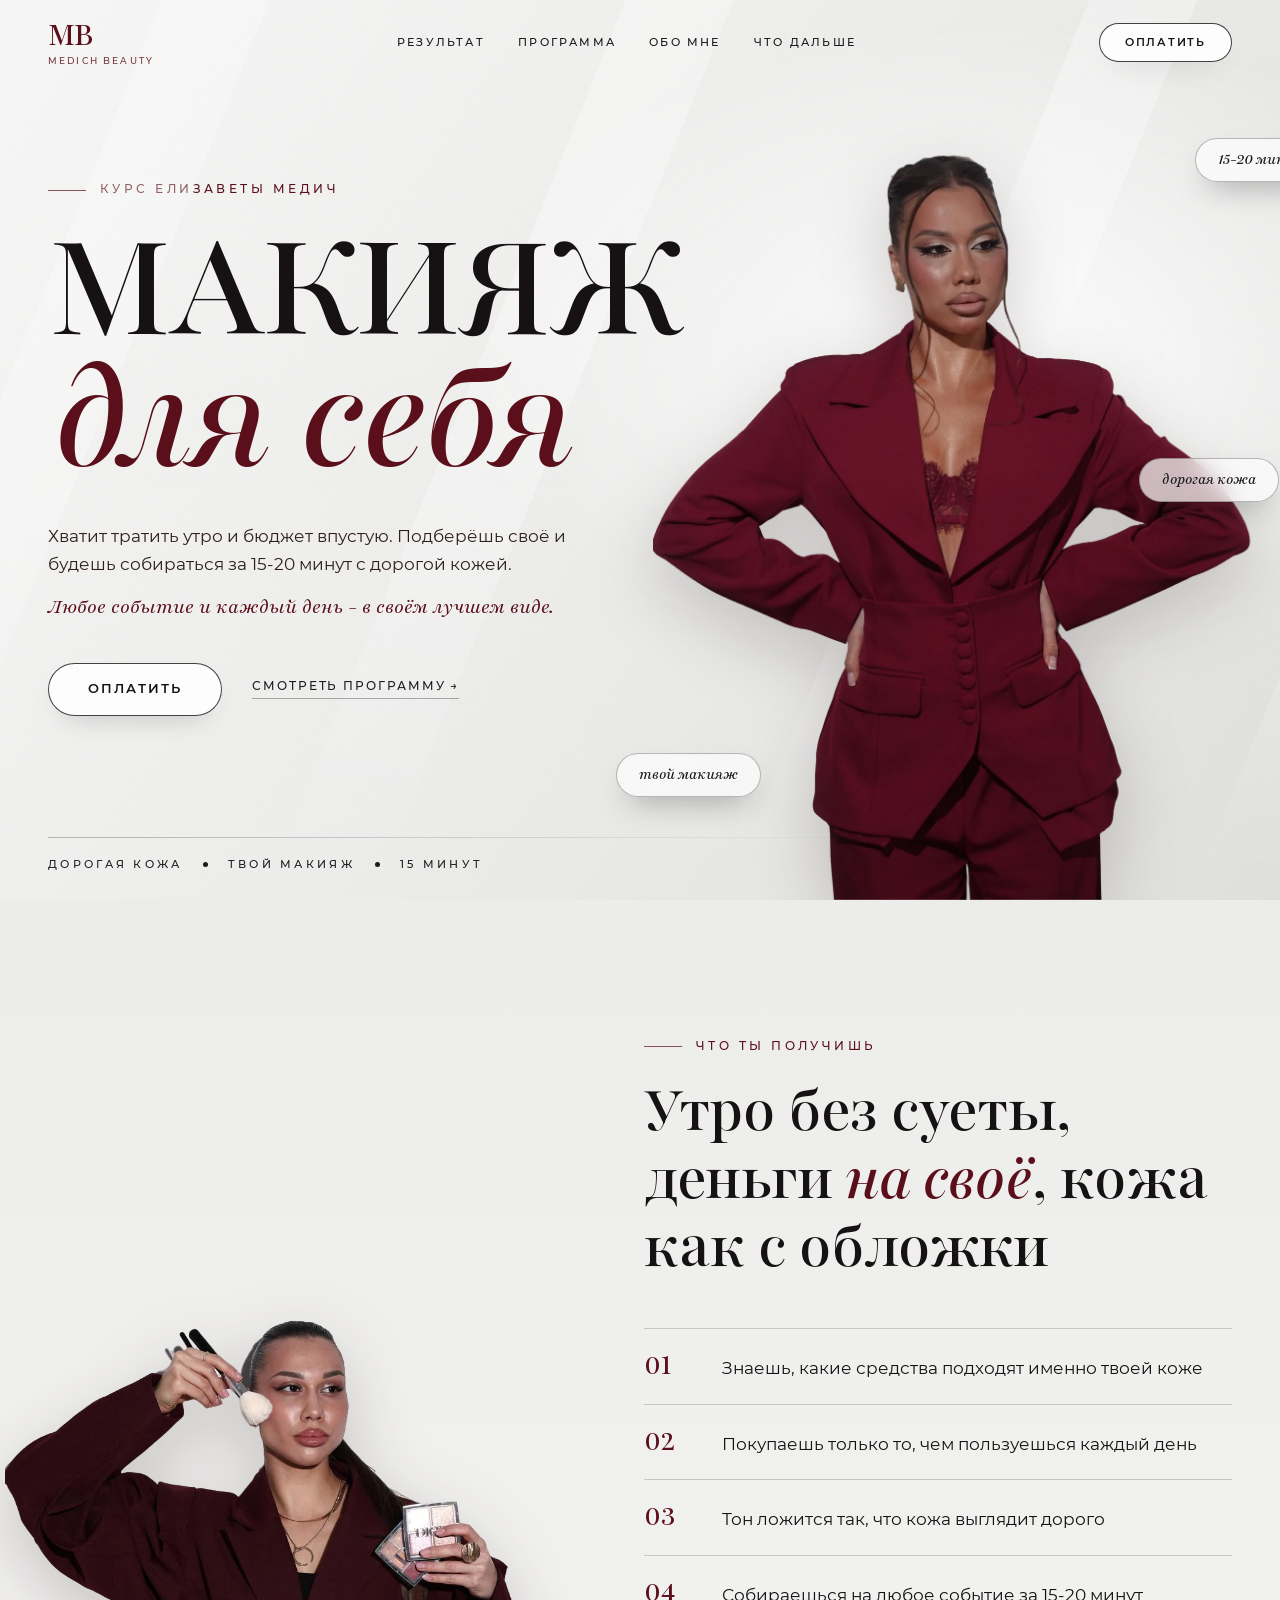
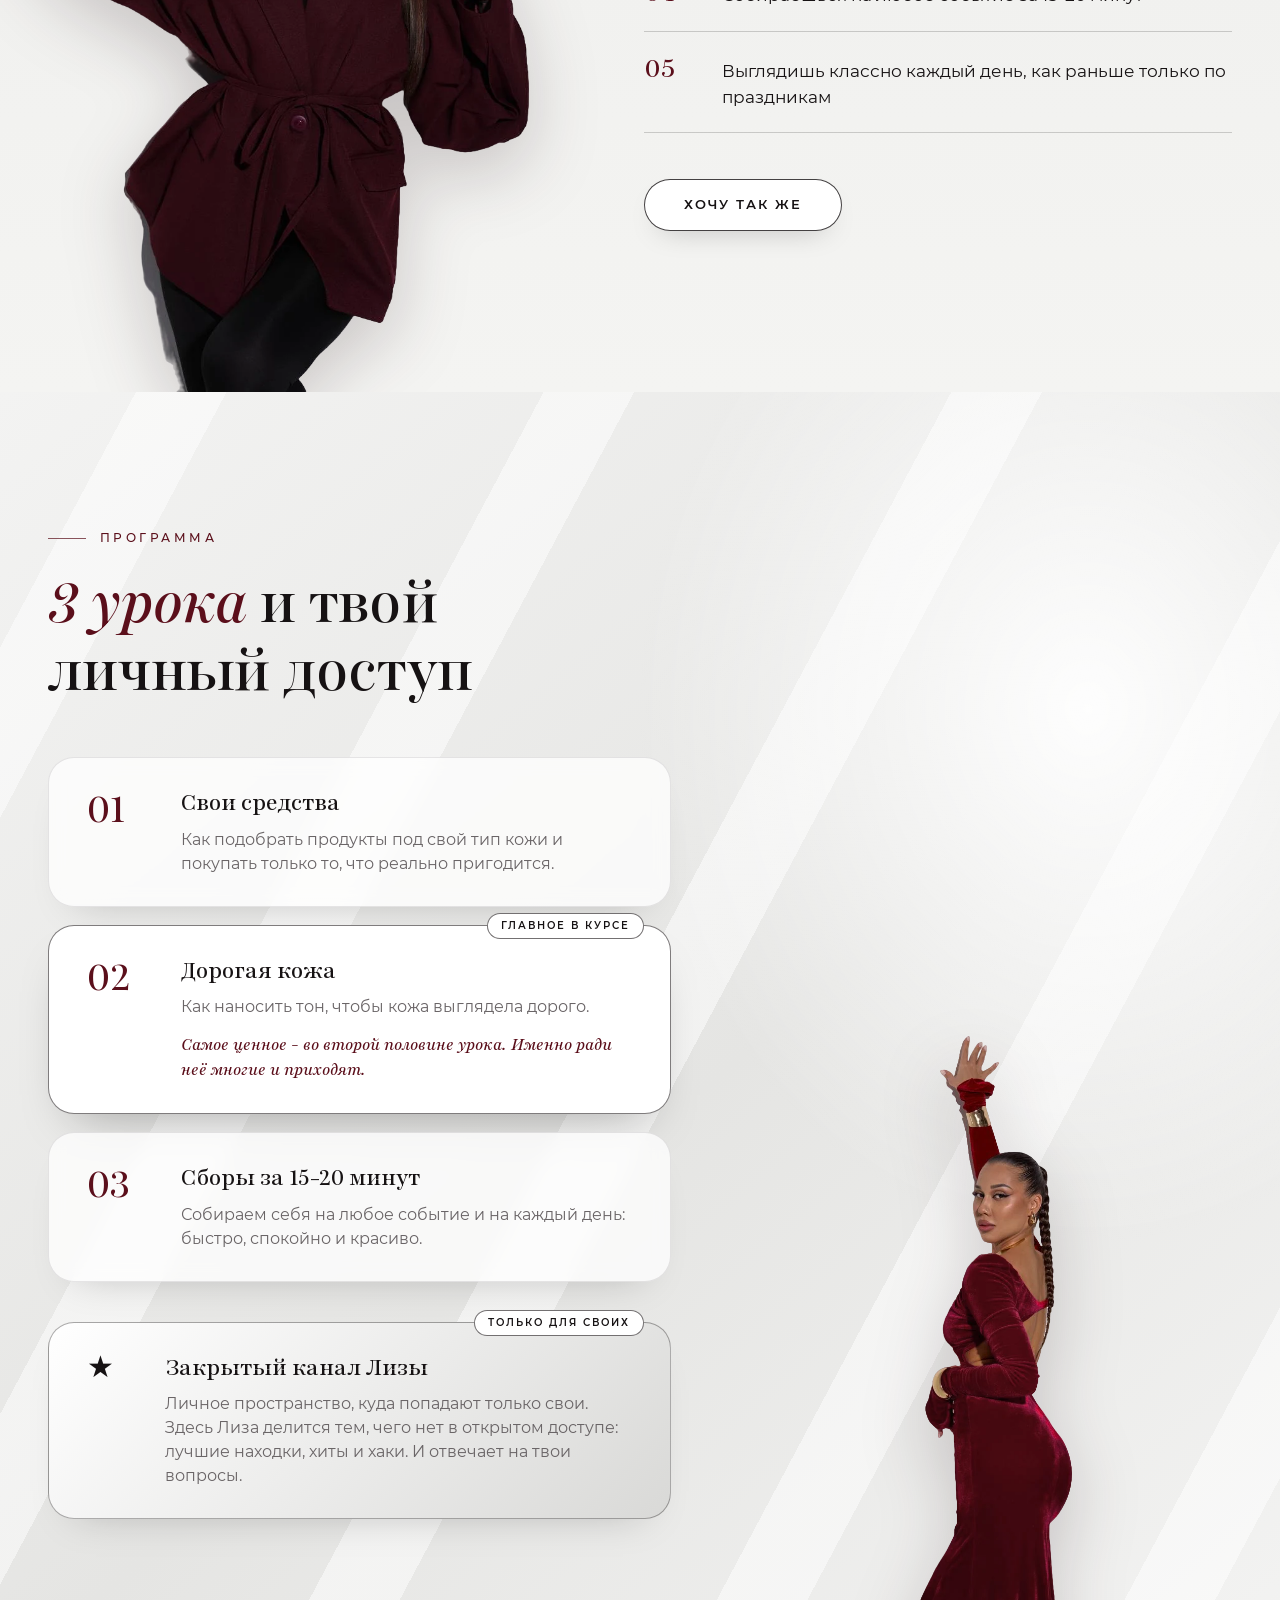
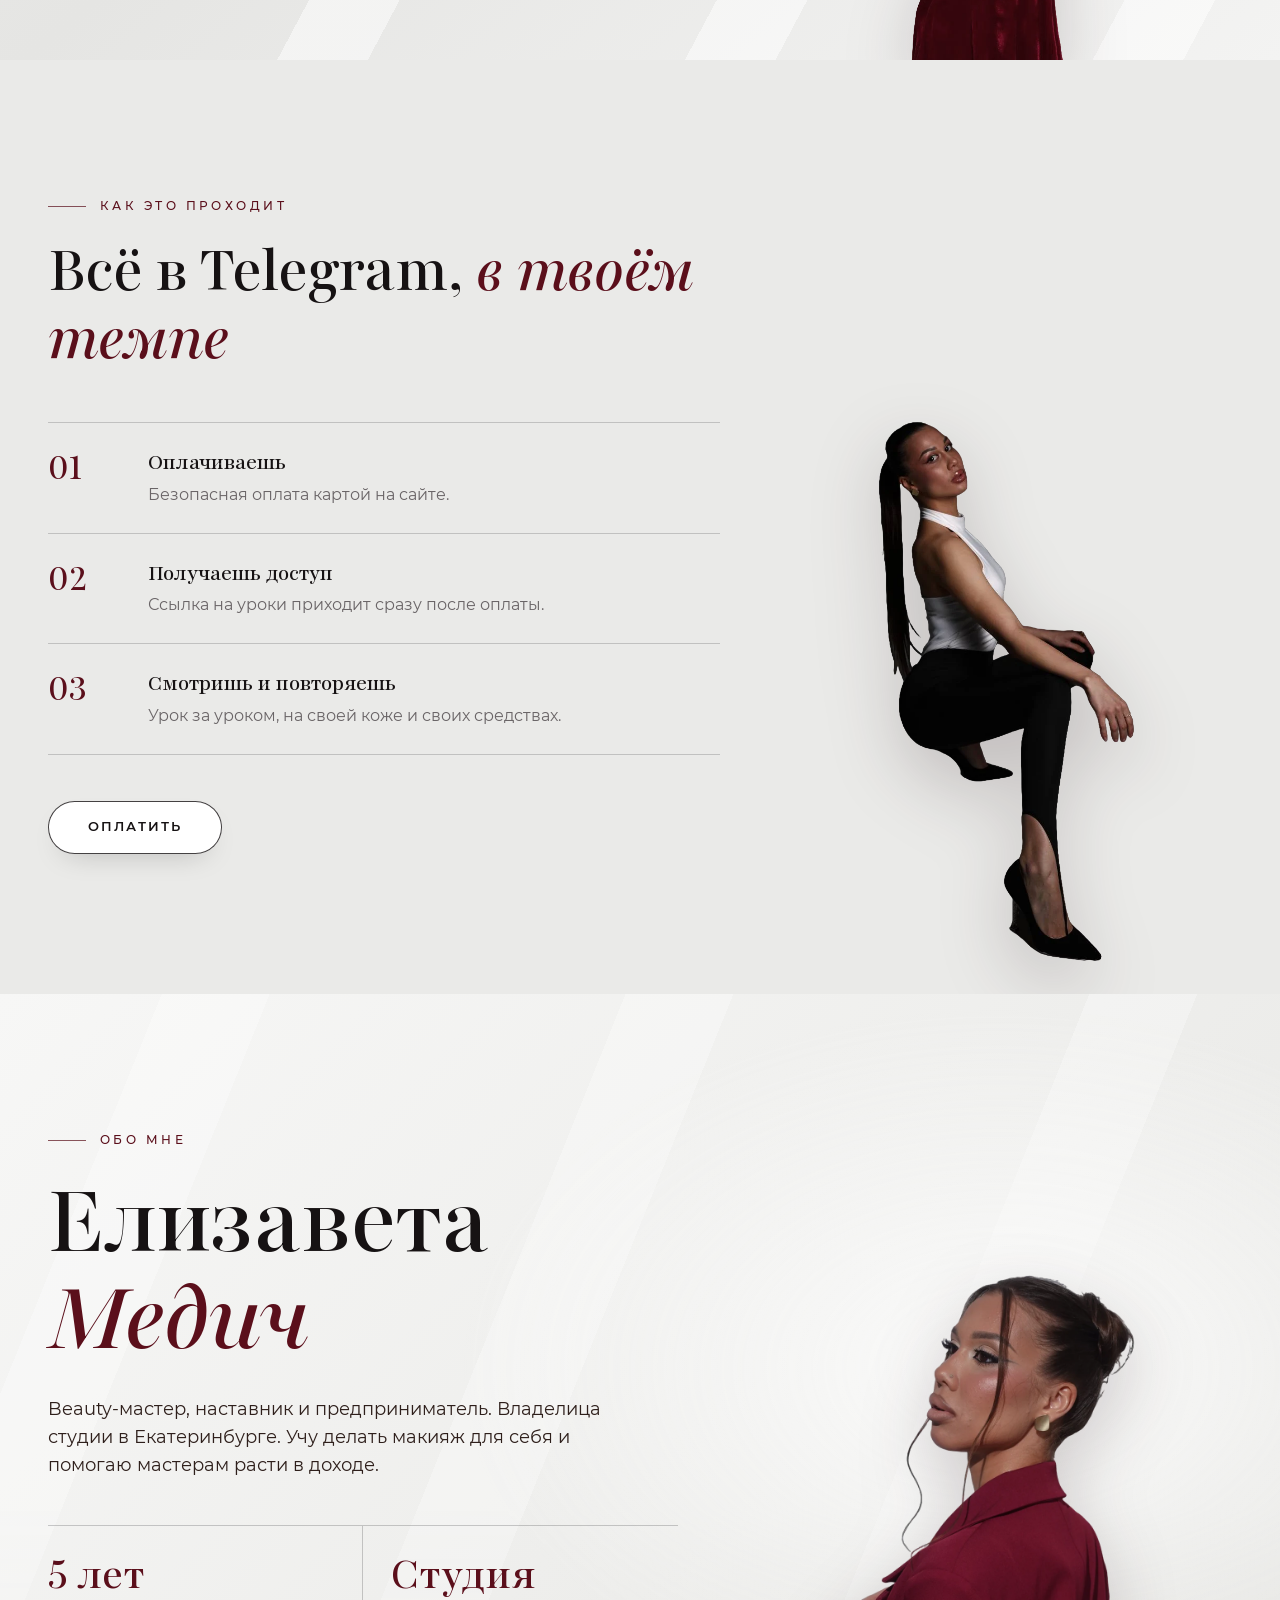
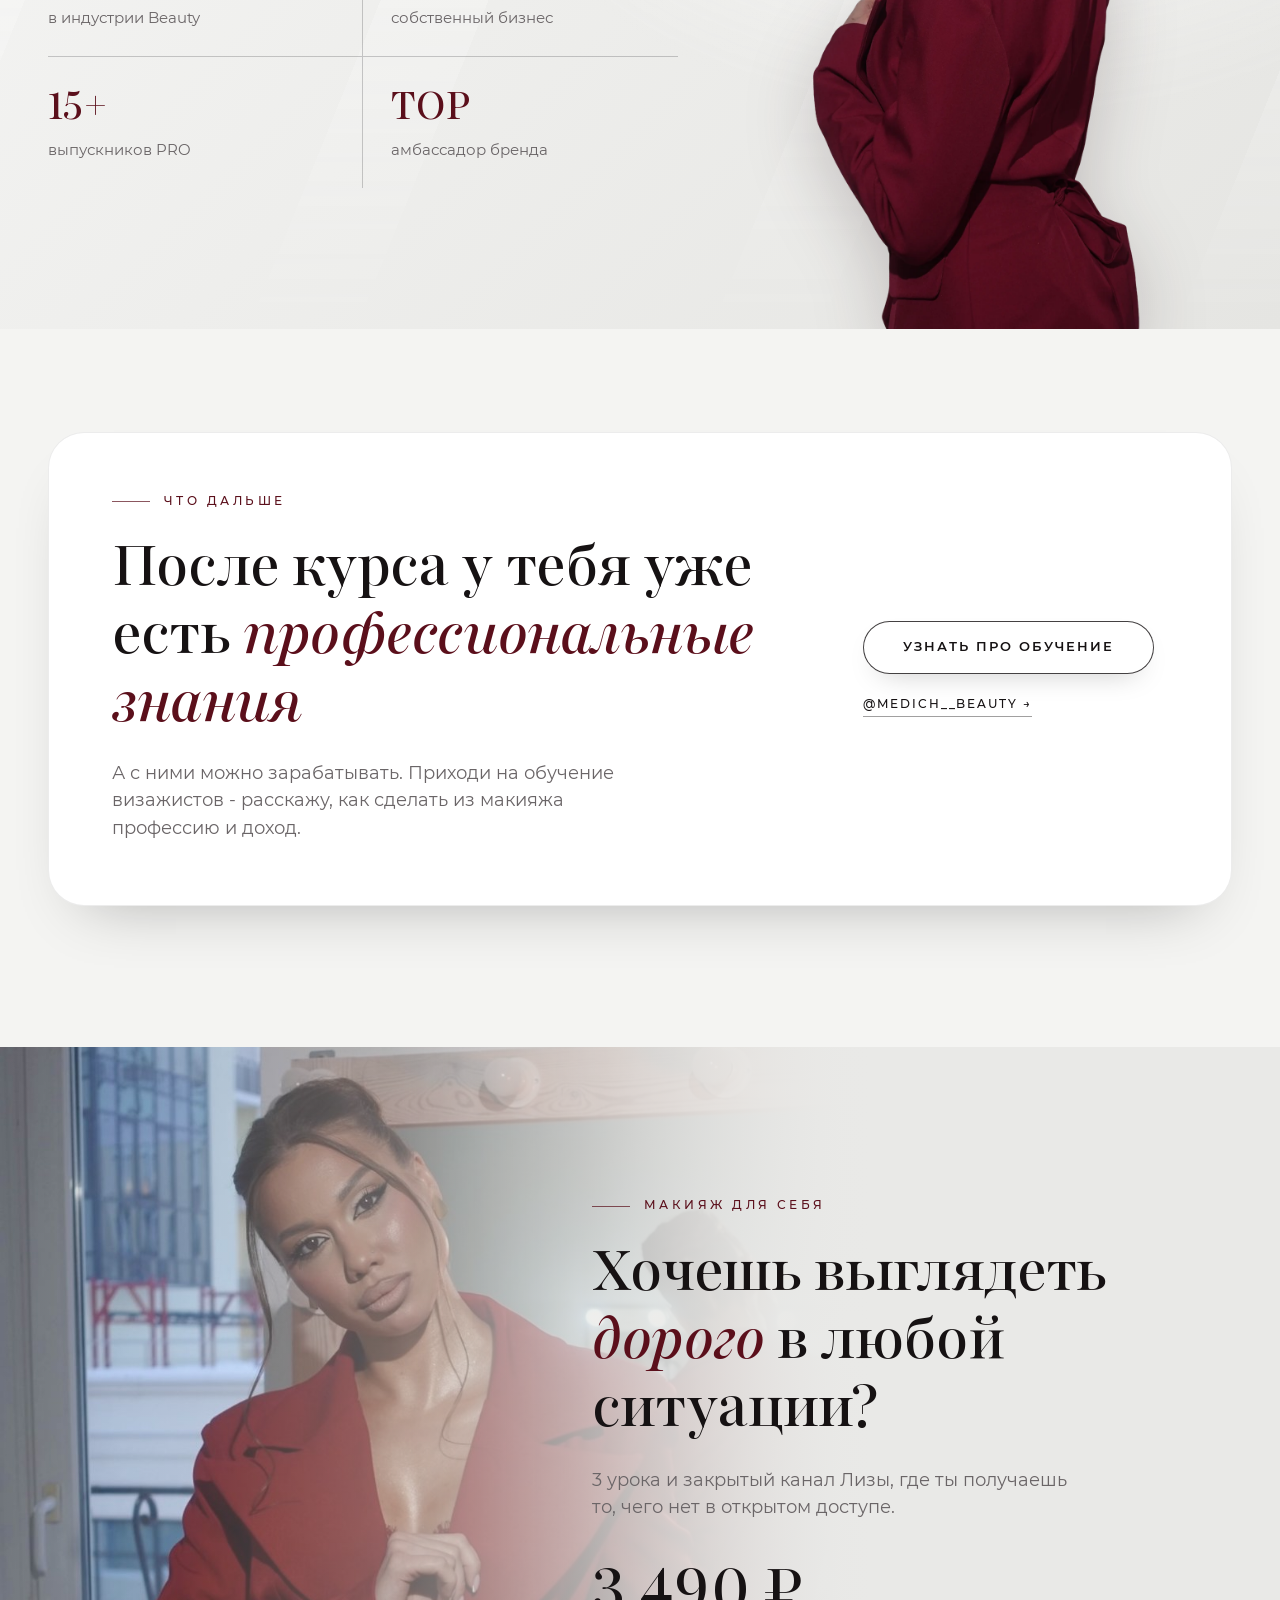
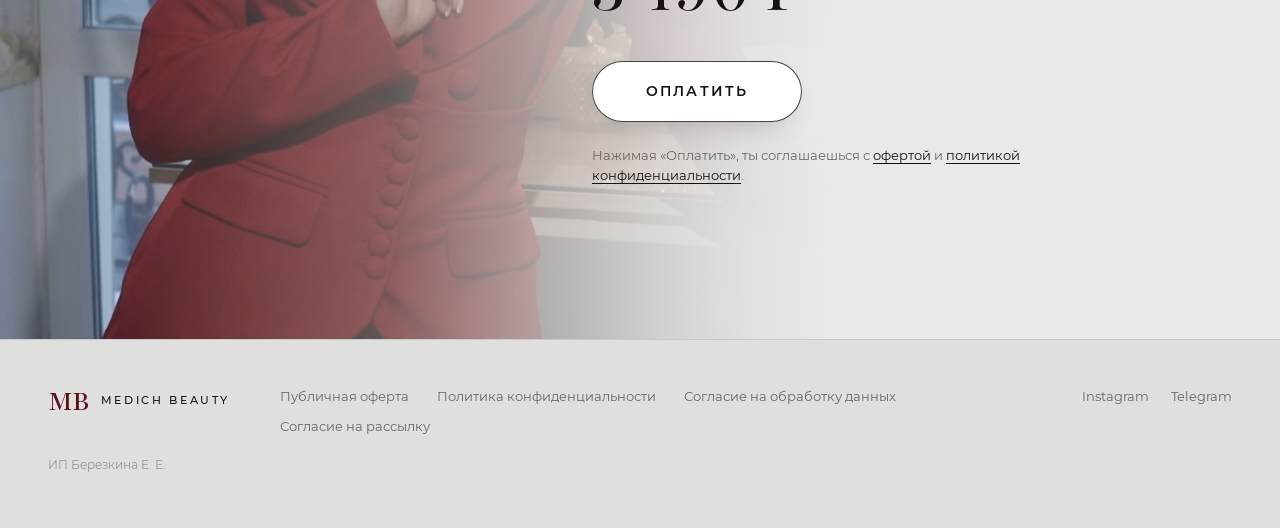
<file: index.html>
<!doctype html>
<html lang="ru">
<head>
<meta charset="utf-8">
<meta name="viewport" content="width=device-width, initial-scale=1">
<title>Макияж для себя - Елизавета Медич</title>
<meta name="description" content="Курс Елизаветы Медич: макияж для себя за 15-20 минут. Подберёшь средства под свою кожу, сэкономишь бюджет и будешь выглядеть дорого в любой ситуации.">
<meta name="theme-color" content="#F4F4F2">
<meta property="og:title" content="Макияж для себя - Елизавета Медич">
<meta property="og:description" content="Утро без суеты, бюджет под контролем, кожа как с обложки. Курс Елизаветы Медич.">
<meta property="og:type" content="website">
<meta property="og:image" content="img/lisa-suit.webp">
<link rel="icon" href="data:image/svg+xml,%3Csvg xmlns='http://www.w3.org/2000/svg' viewBox='0 0 64 64'%3E%3Crect width='64' height='64' rx='14' fill='%235B0F1B'/%3E%3Ctext x='32' y='43' font-family='Georgia,serif' font-size='30' text-anchor='middle' fill='%23F4F4F2'%3EMB%3C/text%3E%3C/svg%3E">
<link rel="preload" href="fonts/PlayfairRomanVF.woff2" as="font" type="font/woff2" crossorigin>
<link rel="stylesheet" href="v2.css">
</head>
<body>

<header class="top" id="top">
  <div class="wrap top__in">
    <a class="logo" href="#hero" aria-label="Medich Beauty">
      <span class="logo__mb">MB</span>
      <span class="logo__t">Medich Beauty</span>
    </a>
    <nav class="menu" id="menu" aria-label="Меню">
      <a href="#result">Результат</a>
      <a href="#program">Программа</a>
      <a href="#about">Обо мне</a>
      <a href="#reviews" data-reviews-link hidden>Отзывы</a>
      <a href="#next">Что дальше</a>
    </nav>
    <a class="btn btn--sm" href="#pay" data-pay>Оплатить</a>
    <button class="burger" id="burger" aria-label="Открыть меню" aria-expanded="false"><span></span><span></span></button>
  </div>
</header>

<main>

<!-- HERO -->
<section class="hero" id="hero">
  <div class="light" aria-hidden="true"></div>
  <div class="wrap hero__grid">
    <div class="hero__text">
      <p class="eyebrow reveal">Курс Елизаветы Медич</p>
      <h1 class="hero__title">
        <span class="hero__l1 reveal">Макияж</span>
        <span class="hero__l2 reveal">для себя</span>
      </h1>
      <p class="hero__lead reveal">Хватит тратить утро и бюджет впустую. Подберёшь своё и будешь собираться за 15-20 минут с дорогой кожей.</p>
      <p class="hero__sub reveal">Любое событие и каждый день - в своём лучшем виде.</p>
      <div class="hero__cta reveal">
        <a class="btn" href="#pay" data-pay>Оплатить</a>
        <a class="link" href="#program">Смотреть программу <span aria-hidden="true">→</span></a>
      </div>
    </div>

    <div class="hero__fig" aria-hidden="false">
      <img class="cut cut--hero" src="img/lisa-suit.webp" alt="Елизавета Медич" width="1250" height="1666" fetchpriority="high">
      <span class="tag tag--a">15-20 минут</span>
      <span class="tag tag--b">дорогая кожа</span>
      <span class="tag tag--c">твой макияж</span>
    </div>
  </div>
  <div class="wrap hero__foot">
    <span>Дорогая кожа</span><i></i><span>Твой макияж</span><i></i><span>15 минут</span>
  </div>
</section>

<!-- RESULT -->
<section class="section result" id="result">
  <div class="wrap result__grid">
    <div class="result__fig">
      <img class="cut cut--blazer" src="img/lisa-blazer.webp" alt="" width="853" height="1280">
    </div>
    <div class="result__body">
      <p class="eyebrow reveal">Что ты получишь</p>
      <h2 class="h2 reveal">Утро без суеты, деньги <em>на своё</em>, кожа как с обложки</h2>
      <ul class="ticks">
        <li class="reveal"><b>01</b><span>Знаешь, какие средства подходят именно твоей коже</span></li>
        <li class="reveal"><b>02</b><span>Покупаешь только то, чем пользуешься каждый день</span></li>
        <li class="reveal"><b>03</b><span>Тон ложится так, что кожа выглядит дорого</span></li>
        <li class="reveal"><b>04</b><span>Собираешься на любое событие за 15-20 минут</span></li>
        <li class="reveal"><b>05</b><span>Выглядишь классно каждый день, как раньше только по праздникам</span></li>
      </ul>
      <a class="btn reveal" href="#pay" data-pay>Хочу так же</a>
    </div>
  </div>
</section>

<!-- PROGRAM -->
<section class="section dark program" id="program">
  <div class="shade" aria-hidden="true"></div>
  <div class="wrap">
    <div class="program__head">
      <p class="eyebrow eyebrow--light reveal">Программа</p>
      <h2 class="h2 h2--light reveal"><span class="gold">3 урока</span> и твой личный доступ</h2>
    </div>

    <div class="lessons">
      <article class="lesson reveal">
        <span class="lesson__n">01</span>
        <h3>Свои средства</h3>
        <p>Как подобрать продукты под свой тип кожи и покупать только то, что реально пригодится.</p>
      </article>
      <article class="lesson lesson--hot reveal">
        <span class="lesson__n">02</span>
        <h3>Дорогая кожа</h3>
        <p>Как наносить тон, чтобы кожа выглядела дорого.</p>
        <p class="lesson__hint">Самое ценное - во второй половине урока. Именно ради неё многие и приходят.</p>
      </article>
      <article class="lesson reveal">
        <span class="lesson__n">03</span>
        <h3>Сборы за 15-20 минут</h3>
        <p>Собираем себя на любое событие и на каждый день: быстро, спокойно и красиво.</p>
      </article>
      <article class="lesson lesson--bonus reveal">
        <span class="lesson__n">&#9733;</span>
        <div>
          <h3>Закрытый канал Лизы</h3>
          <p>Личное пространство, куда попадают только свои. Здесь Лиза делится тем, чего нет в открытом доступе: лучшие находки, хиты и хаки. И отвечает на твои вопросы.</p>
        </div>
      </article>
    </div>

    <img class="cut cut--dress" src="img/lisa-dress.webp" alt="" width="1005" height="1280">
  </div>
</section>

<!-- HOW -->
<section class="section how" id="how">
  <div class="wrap how__grid">
    <div class="how__body">
      <p class="eyebrow reveal">Как это проходит</p>
      <h2 class="h2 reveal">Всё в Telegram, <em>в твоём темпе</em></h2>
      <ol class="steps">
        <li class="reveal"><b>01</b><div><h3>Оплачиваешь</h3><p>Безопасная оплата картой на сайте.</p></div></li>
        <li class="reveal"><b>02</b><div><h3>Получаешь доступ</h3><p>Ссылка на уроки приходит сразу после оплаты.</p></div></li>
        <li class="reveal"><b>03</b><div><h3>Смотришь и повторяешь</h3><p>Урок за уроком, на своей коже и своих средствах.</p></div></li>
      </ol>
      <a class="btn reveal" href="#pay" data-pay>Оплатить</a>
    </div>
    <div class="how__fig">
      <img class="cut cut--pose" src="img/lisa-pose.webp" alt="" width="853" height="1280">
    </div>
  </div>
</section>

<!-- ABOUT -->
<section class="section about" id="about">
  <div class="light light--about" aria-hidden="true"></div>
  <div class="wrap about__grid">
    <div class="about__body">
      <p class="eyebrow reveal">Обо мне</p>
      <h2 class="h2 h2--xl reveal">Елизавета <em>Медич</em></h2>
      <p class="about__lead reveal">Beauty-мастер, наставник и предприниматель. Владелица студии в Екатеринбурге. Учу делать макияж для себя и помогаю мастерам расти в доходе.</p>
      <div class="stats">
        <div class="stat reveal"><b>5 лет</b><span>в индустрии Beauty</span></div>
        <div class="stat reveal"><b>Студия</b><span>собственный бизнес</span></div>
        <div class="stat reveal"><b>15+</b><span>выпускников PRO</span></div>
        <div class="stat reveal"><b>TOP</b><span>амбассадор бренда</span></div>
      </div>
    </div>
    <div class="about__fig">
      <img class="cut cut--profile" src="img/lisa-profile.webp" alt="Елизавета Медич" width="1250" height="1666">
    </div>
  </div>
</section>

<!-- REVIEWS (показывается только если в script.js заполнен список reviews) -->
<section class="section reviews" id="reviews" hidden>
  <div class="wrap">
    <p class="eyebrow reveal">Отзывы</p>
    <h2 class="h2 reveal">Говорят <em>девочки</em></h2>
    <div class="reviews__list" id="reviewsList"></div>
  </div>
</section>

<!-- NEXT -->
<section class="section next" id="next">
  <div class="wrap">
    <div class="next__card reveal">
      <div>
        <p class="eyebrow eyebrow--light">Что дальше</p>
        <h2 class="h2 h2--light">После курса у тебя уже есть <em>профессиональные знания</em></h2>
        <p class="next__text">А с ними можно зарабатывать. Приходи на обучение визажистов - расскажу, как сделать из макияжа профессию и доход.</p>
      </div>
      <div class="next__btns">
        <a class="btn btn--light" href="https://t.me/medich_f" target="_blank" rel="noopener">Узнать про обучение</a>
        <a class="link link--light" href="https://instagram.com/medich__beauty" target="_blank" rel="noopener">@medich__beauty <span aria-hidden="true">→</span></a>
      </div>
    </div>
  </div>
</section>

<!-- FINAL CTA / PAY -->
<section class="final" id="pay">
  <div class="final__bg" aria-hidden="true"></div>
  <div class="wrap final__in">
    <div class="final__box">
      <p class="eyebrow eyebrow--light reveal">Макияж для себя</p>
      <h2 class="h2 h2--light reveal">Хочешь выглядеть <span class="gold">дорого</span> в любой ситуации?</h2>
      <p class="final__text reveal">3 урока и закрытый канал Лизы, где ты получаешь то, чего нет в открытом доступе.</p>
      <div class="price reveal" id="price" hidden>
        <span class="price__old" id="priceOld"></span>
        <span class="price__now" id="priceNow"></span>
      </div>
      <a class="btn btn--gold reveal" href="#pay" data-pay-btn id="payBtn">Оплатить</a>
      <p class="final__note reveal">Нажимая «Оплатить», ты соглашаешься с <a href="oferta.html" target="_blank">офертой</a> и <a data-doc="privacy" href="#" target="_blank" rel="noopener">политикой конфиденциальности</a>.</p>
    </div>
  </div>
</section>

</main>

<footer class="foot">
  <div class="wrap foot__in">
    <div class="foot__brand">
      <span class="logo__mb">MB</span>
      <span>Medich Beauty</span>
    </div>
    <div class="foot__links">
      <a href="oferta.html">Публичная оферта</a>
      <a data-doc="privacy" href="#" target="_blank" rel="noopener">Политика конфиденциальности</a>
      <a data-doc="pd" href="#" target="_blank" rel="noopener">Согласие на обработку данных</a>
      <a data-doc="ads" href="#" target="_blank" rel="noopener">Согласие на рассылку</a>
    </div>
    <div class="foot__soc">
      <a href="https://instagram.com/medich__beauty" target="_blank" rel="noopener">Instagram</a>
      <a href="https://t.me/medich_f" target="_blank" rel="noopener">Telegram</a>
    </div>
    <p class="foot__req" id="req"></p>
  </div>
</footer>

<script src="script.js"></script>
</body>
</html>
</file>
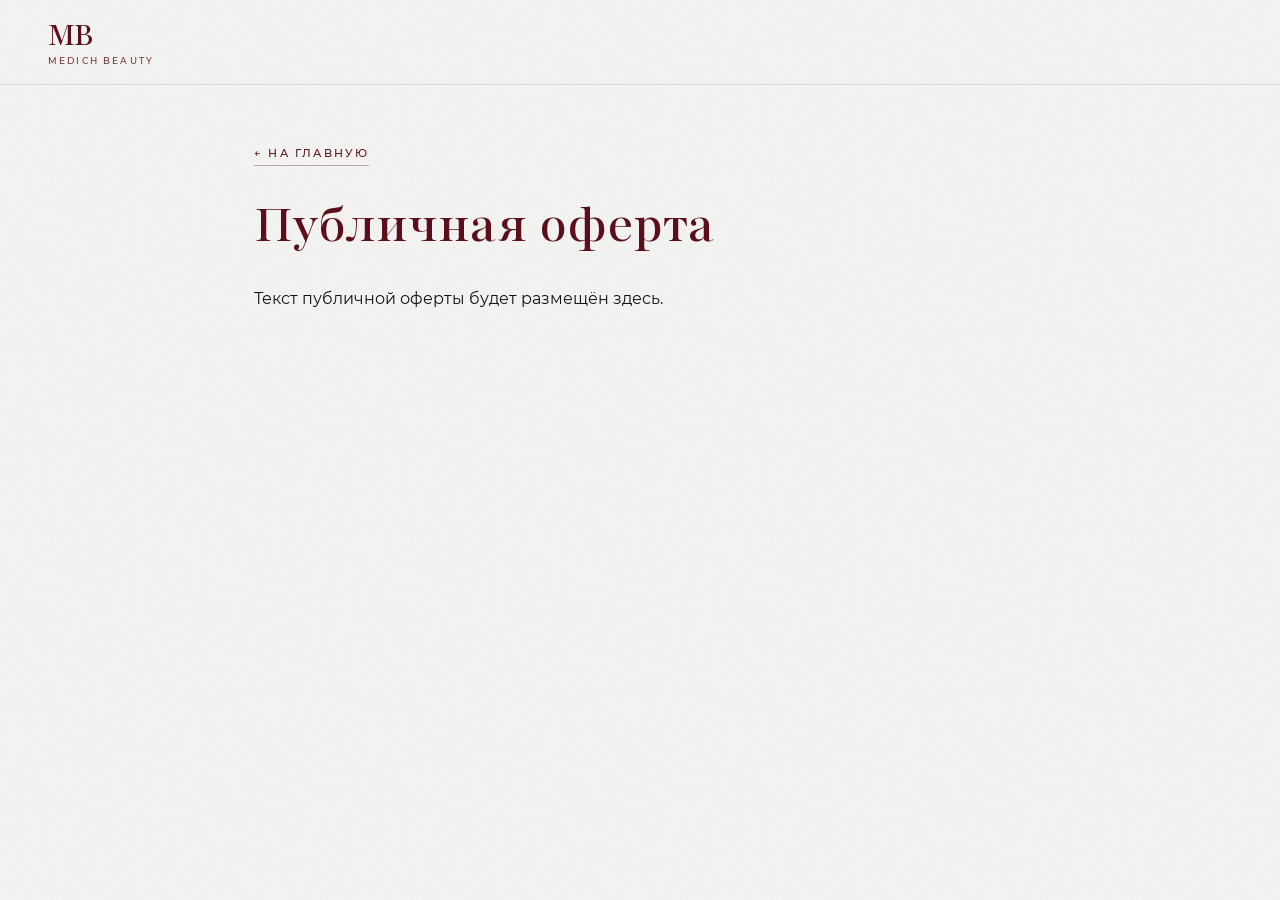
<file: oferta.html>
<!doctype html>
<html lang="ru">
<head>
<meta charset="utf-8">
<meta name="viewport" content="width=device-width, initial-scale=1">
<title>Публичная оферта - Medich Beauty</title>
<meta name="robots" content="noindex">
<link rel="stylesheet" href="style.css">
<style>
  body{background:var(--cream)}
  .doc{max-width:820px;margin:0 auto;padding:140px 24px 90px}
  .doc h1{font:500 clamp(34px,5vw,56px)/1.05 var(--serif);color:var(--wine);margin-bottom:30px}
  .doc p{margin-bottom:16px;line-height:1.7}
  .doc a.back{display:inline-block;margin-bottom:30px;font:500 11px/1 var(--sans);letter-spacing:.2em;text-transform:uppercase;color:var(--wine);border-bottom:1px solid rgba(91,15,27,.35);padding-bottom:6px}
</style>
</head>
<body>
<header class="top is-scrolled"><div class="wrap top__in"><a class="logo" href="index.html"><span class="logo__mb">MB</span><span class="logo__t">Medich Beauty</span></a></div></header>
<main class="doc">
  <a class="back" href="index.html">← На главную</a>
  <h1>Публичная оферта</h1>
  <!-- ЗАМЕНИ этот абзац на текст оферты -->
  <p>Текст публичной оферты будет размещён здесь.</p>
</main>
</body>
</html>
</file>
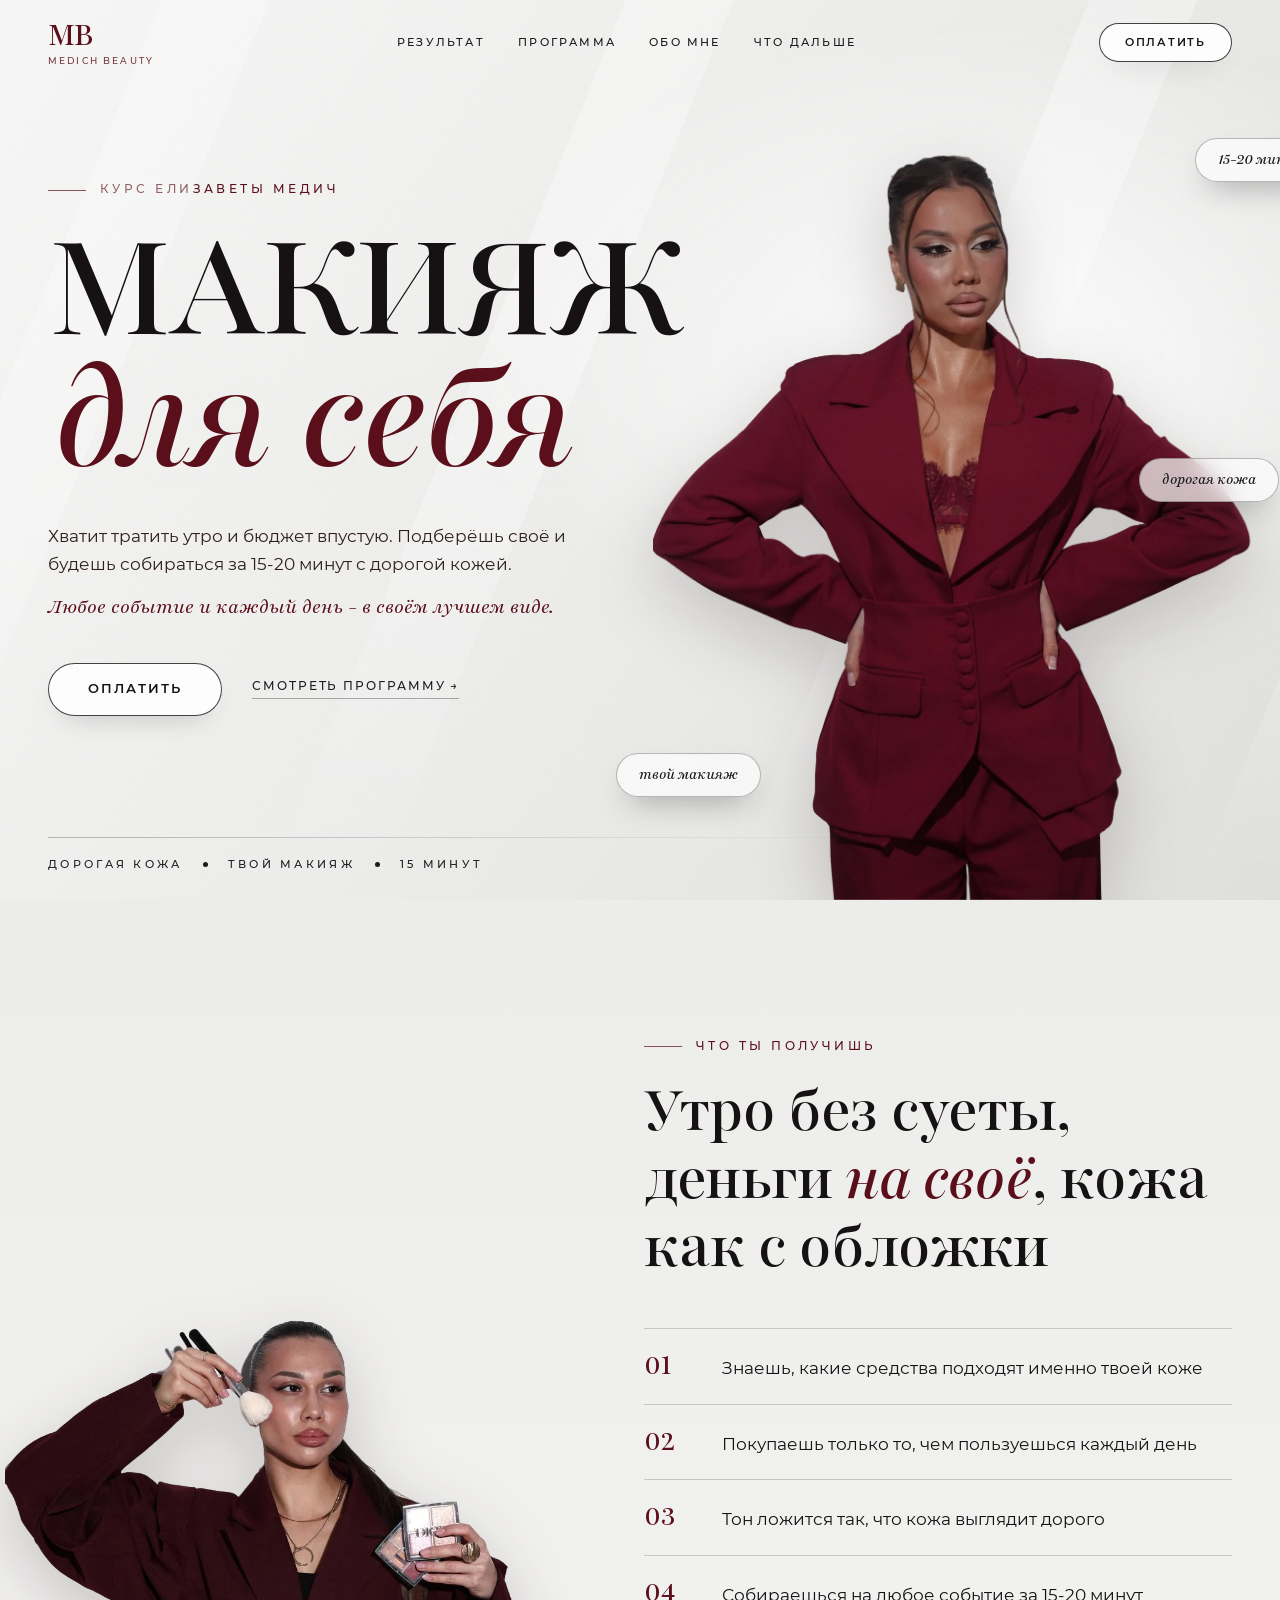
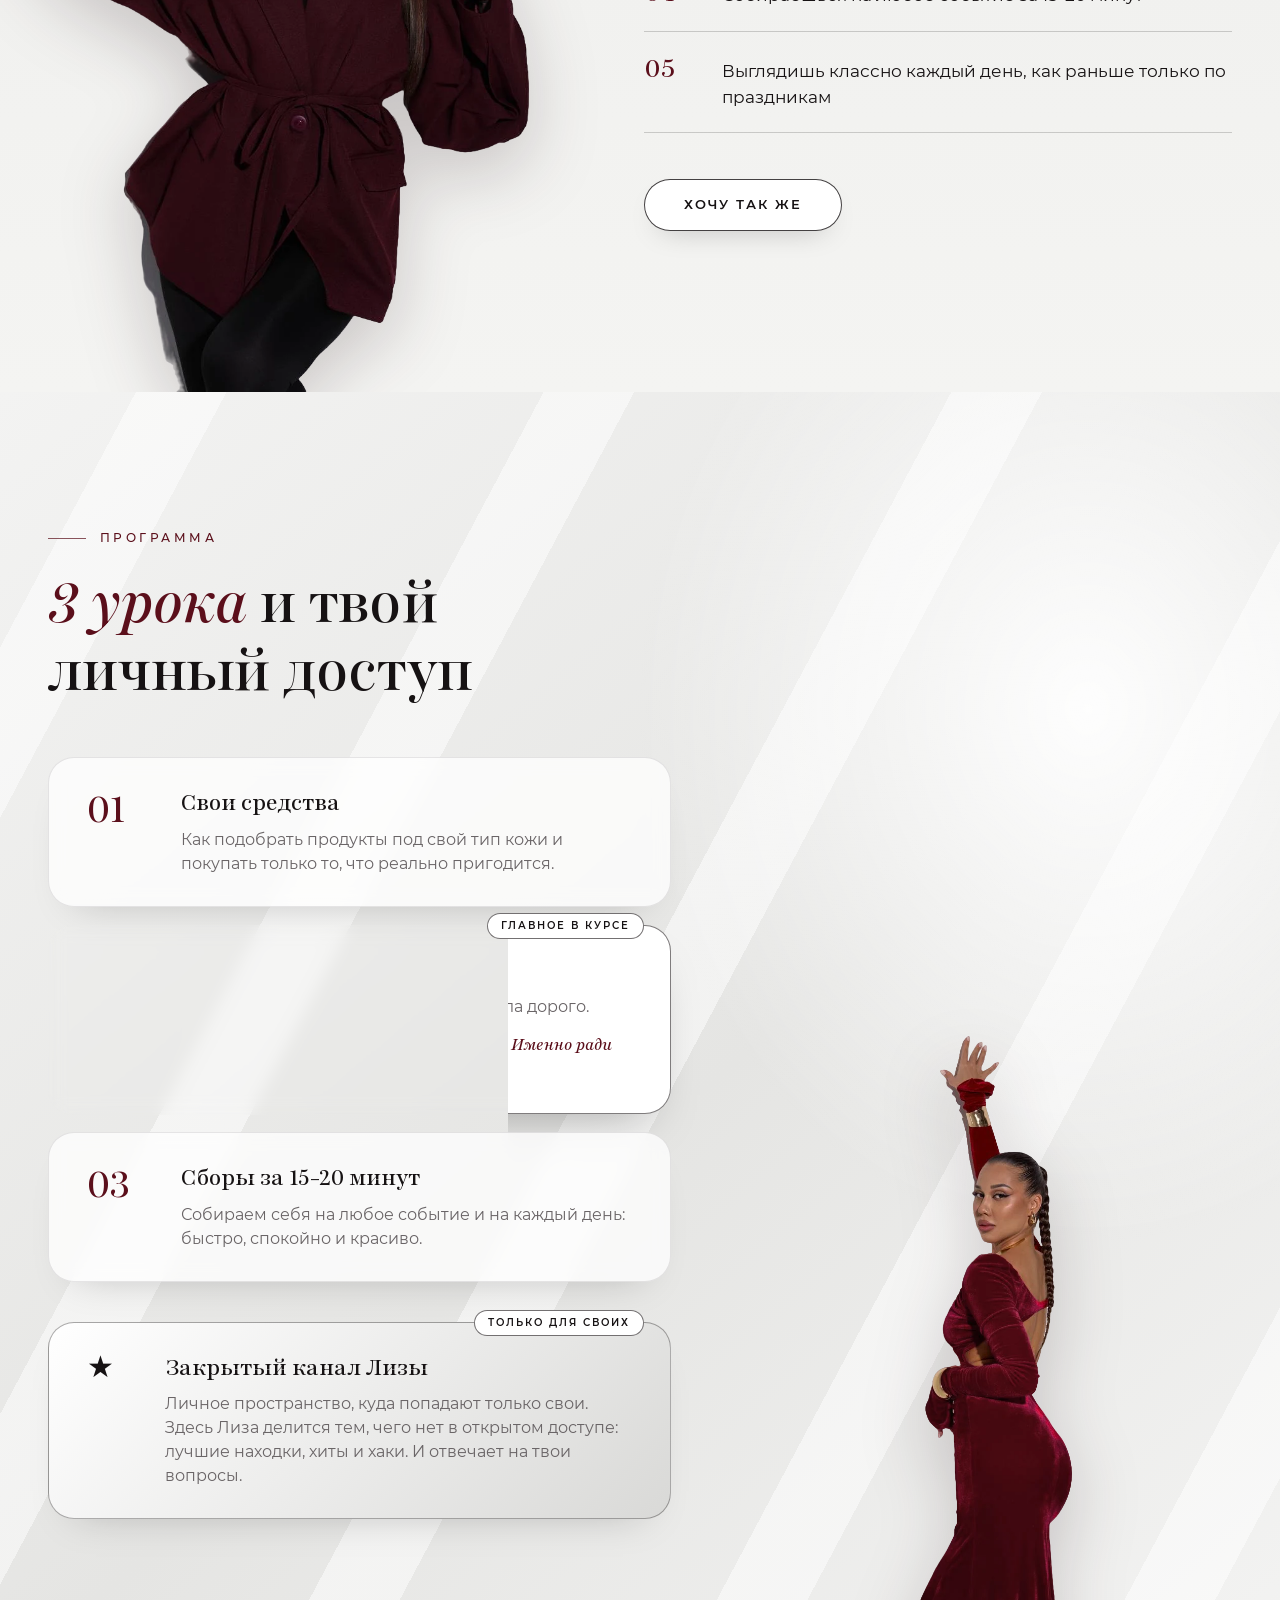
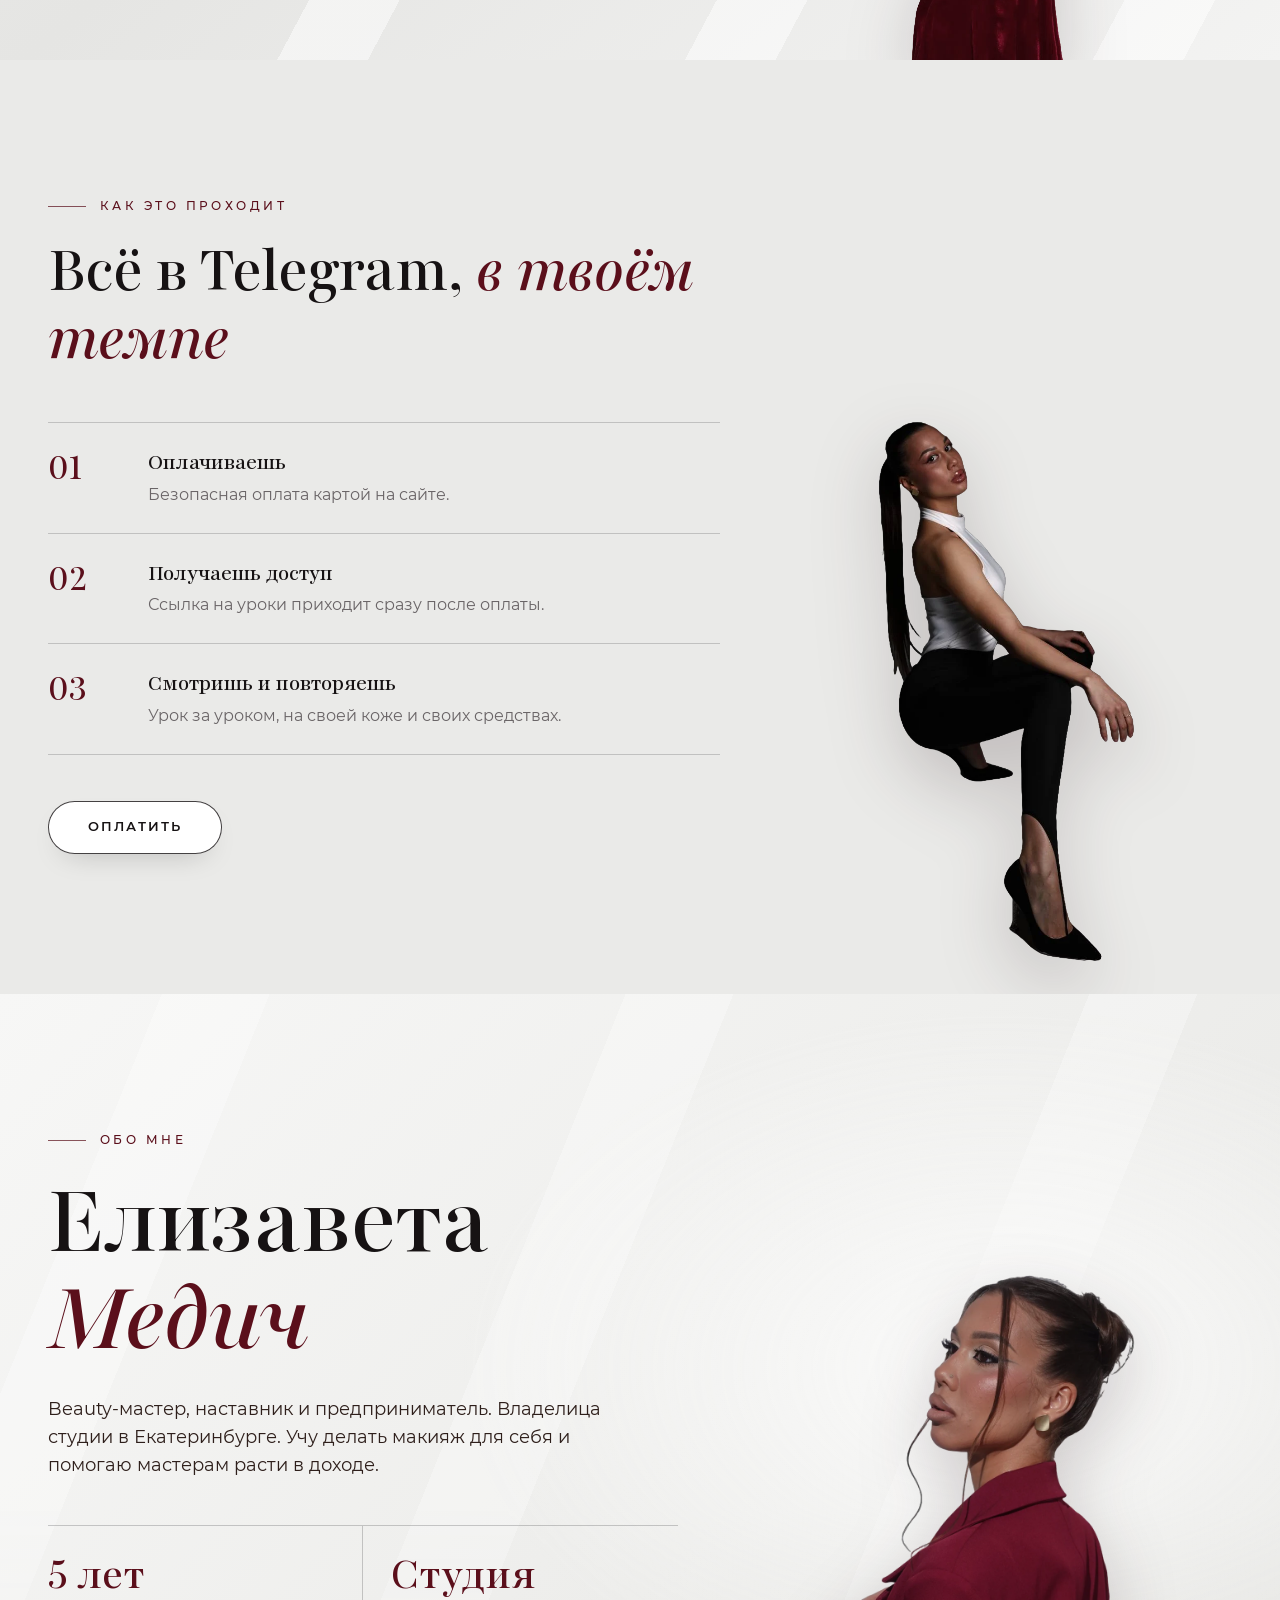
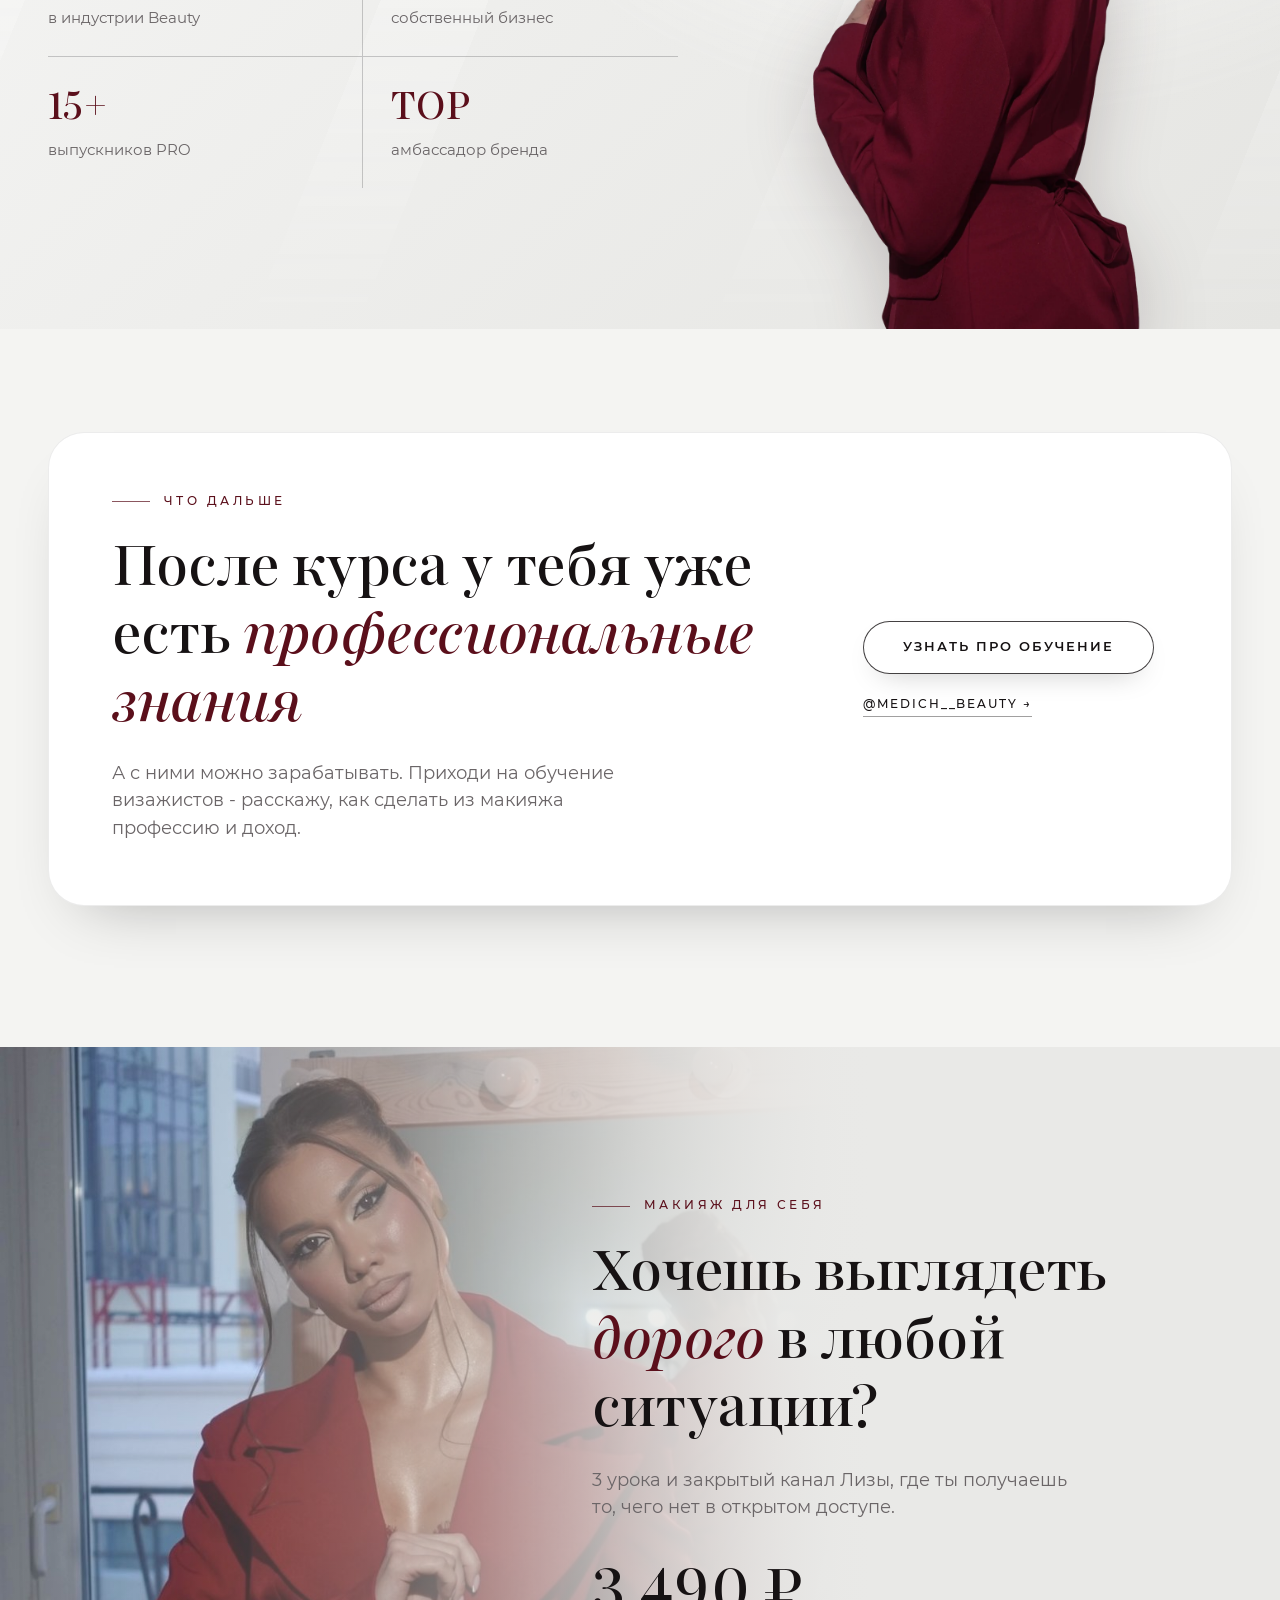
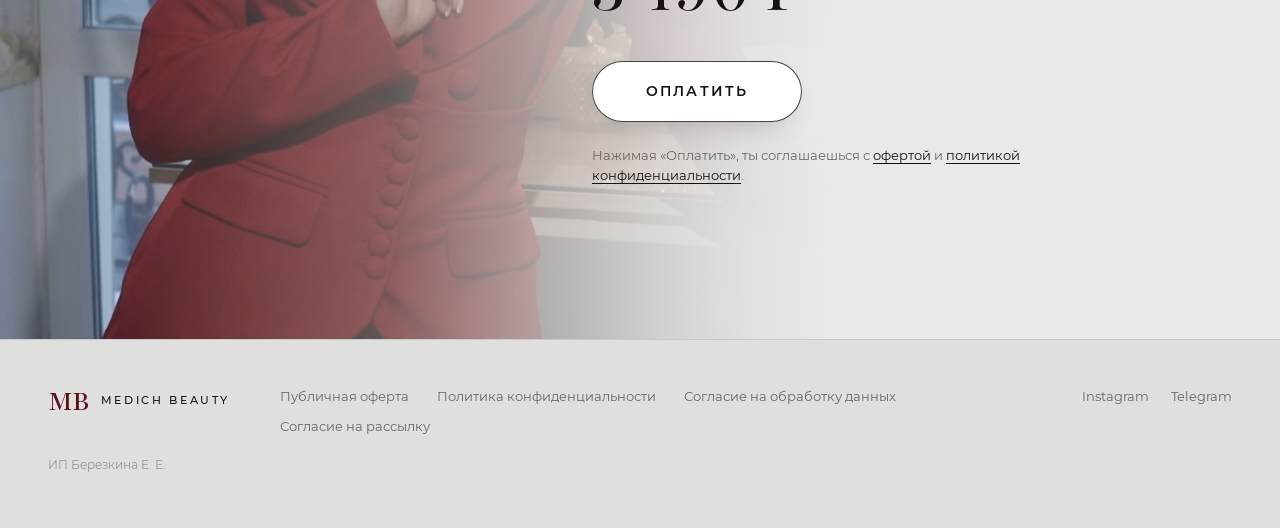
<file: v2.html>
<!doctype html>
<html lang="ru">
<head>
<meta charset="utf-8">
<meta name="viewport" content="width=device-width, initial-scale=1">
<meta name="robots" content="noindex">
<title>Макияж для себя - Елизавета Медич</title>
<meta name="description" content="Курс Елизаветы Медич: макияж для себя за 15-20 минут. Подберёшь средства под свою кожу, сэкономишь бюджет и будешь выглядеть дорого в любой ситуации.">
<meta name="theme-color" content="#F4F4F2">
<meta property="og:title" content="Макияж для себя - Елизавета Медич">
<meta property="og:description" content="Утро без суеты, бюджет под контролем, кожа как с обложки. Курс Елизаветы Медич.">
<meta property="og:type" content="website">
<meta property="og:image" content="img/lisa-suit.webp">
<link rel="icon" href="data:image/svg+xml,%3Csvg xmlns='http://www.w3.org/2000/svg' viewBox='0 0 64 64'%3E%3Crect width='64' height='64' rx='14' fill='%231B1B1D'/%3E%3Ctext x='32' y='43' font-family='Georgia,serif' font-size='30' text-anchor='middle' fill='%23F4F4F2'%3EMB%3C/text%3E%3C/svg%3E">
<link rel="preload" href="fonts/PlayfairRomanVF.woff2" as="font" type="font/woff2" crossorigin>
<link rel="stylesheet" href="v2.css">
</head>
<body>

<header class="top" id="top">
  <div class="wrap top__in">
    <a class="logo" href="#hero" aria-label="Medich Beauty">
      <span class="logo__mb">MB</span>
      <span class="logo__t">Medich Beauty</span>
    </a>
    <nav class="menu" id="menu" aria-label="Меню">
      <a href="#result">Результат</a>
      <a href="#program">Программа</a>
      <a href="#about">Обо мне</a>
      <a href="#reviews" data-reviews-link hidden>Отзывы</a>
      <a href="#next">Что дальше</a>
    </nav>
    <a class="btn btn--sm" href="#pay" data-pay>Оплатить</a>
    <button class="burger" id="burger" aria-label="Открыть меню" aria-expanded="false"><span></span><span></span></button>
  </div>
</header>

<main>

<!-- HERO -->
<section class="hero" id="hero">
  <div class="light" aria-hidden="true"></div>
  <div class="wrap hero__grid">
    <div class="hero__text">
      <p class="eyebrow reveal">Курс Елизаветы Медич</p>
      <h1 class="hero__title">
        <span class="hero__l1 reveal">Макияж</span>
        <span class="hero__l2 reveal">для себя</span>
      </h1>
      <p class="hero__lead reveal">Хватит тратить утро и бюджет впустую. Подберёшь своё и будешь собираться за 15-20 минут с дорогой кожей.</p>
      <p class="hero__sub reveal">Любое событие и каждый день - в своём лучшем виде.</p>
      <div class="hero__cta reveal">
        <a class="btn" href="#pay" data-pay>Оплатить</a>
        <a class="link" href="#program">Смотреть программу <span aria-hidden="true">→</span></a>
      </div>
    </div>

    <div class="hero__fig" aria-hidden="false">
      <img class="cut cut--hero" src="img/lisa-suit.webp" alt="Елизавета Медич" width="1250" height="1666" fetchpriority="high">
      <span class="tag tag--a">15-20 минут</span>
      <span class="tag tag--b">дорогая кожа</span>
      <span class="tag tag--c">твой макияж</span>
    </div>
  </div>
  <div class="wrap hero__foot">
    <span>Дорогая кожа</span><i></i><span>Твой макияж</span><i></i><span>15 минут</span>
  </div>
</section>

<!-- RESULT -->
<section class="section result" id="result">
  <div class="wrap result__grid">
    <div class="result__fig">
      <img class="cut cut--blazer" src="img/lisa-blazer.webp" alt="" width="853" height="1280">
    </div>
    <div class="result__body">
      <p class="eyebrow reveal">Что ты получишь</p>
      <h2 class="h2 reveal">Утро без суеты, деньги <em>на своё</em>, кожа как с обложки</h2>
      <ul class="ticks">
        <li class="reveal"><b>01</b><span>Знаешь, какие средства подходят именно твоей коже</span></li>
        <li class="reveal"><b>02</b><span>Покупаешь только то, чем пользуешься каждый день</span></li>
        <li class="reveal"><b>03</b><span>Тон ложится так, что кожа выглядит дорого</span></li>
        <li class="reveal"><b>04</b><span>Собираешься на любое событие за 15-20 минут</span></li>
        <li class="reveal"><b>05</b><span>Выглядишь классно каждый день, как раньше только по праздникам</span></li>
      </ul>
      <a class="btn reveal" href="#pay" data-pay>Хочу так же</a>
    </div>
  </div>
</section>

<!-- PROGRAM -->
<section class="section dark program" id="program">
  <div class="shade" aria-hidden="true"></div>
  <div class="wrap">
    <div class="program__head">
      <p class="eyebrow eyebrow--light reveal">Программа</p>
      <h2 class="h2 h2--light reveal"><span class="gold">3 урока</span> и твой личный доступ</h2>
    </div>

    <div class="lessons">
      <article class="lesson reveal">
        <span class="lesson__n">01</span>
        <h3>Свои средства</h3>
        <p>Как подобрать продукты под свой тип кожи и покупать только то, что реально пригодится.</p>
      </article>
      <article class="lesson lesson--hot reveal">
        <span class="lesson__n">02</span>
        <h3>Дорогая кожа</h3>
        <p>Как наносить тон, чтобы кожа выглядела дорого.</p>
        <p class="lesson__hint">Самое ценное - во второй половине урока. Именно ради неё многие и приходят.</p>
      </article>
      <article class="lesson reveal">
        <span class="lesson__n">03</span>
        <h3>Сборы за 15-20 минут</h3>
        <p>Собираем себя на любое событие и на каждый день: быстро, спокойно и красиво.</p>
      </article>
      <article class="lesson lesson--bonus reveal">
        <span class="lesson__n">&#9733;</span>
        <div>
          <h3>Закрытый канал Лизы</h3>
          <p>Личное пространство, куда попадают только свои. Здесь Лиза делится тем, чего нет в открытом доступе: лучшие находки, хиты и хаки. И отвечает на твои вопросы.</p>
        </div>
      </article>
    </div>

    <img class="cut cut--dress" src="img/lisa-dress.webp" alt="" width="1005" height="1280">
  </div>
</section>

<!-- HOW -->
<section class="section how" id="how">
  <div class="wrap how__grid">
    <div class="how__body">
      <p class="eyebrow reveal">Как это проходит</p>
      <h2 class="h2 reveal">Всё в Telegram, <em>в твоём темпе</em></h2>
      <ol class="steps">
        <li class="reveal"><b>01</b><div><h3>Оплачиваешь</h3><p>Безопасная оплата картой на сайте.</p></div></li>
        <li class="reveal"><b>02</b><div><h3>Получаешь доступ</h3><p>Ссылка на уроки приходит сразу после оплаты.</p></div></li>
        <li class="reveal"><b>03</b><div><h3>Смотришь и повторяешь</h3><p>Урок за уроком, на своей коже и своих средствах.</p></div></li>
      </ol>
      <a class="btn reveal" href="#pay" data-pay>Оплатить</a>
    </div>
    <div class="how__fig">
      <img class="cut cut--pose" src="img/lisa-pose.webp" alt="" width="853" height="1280">
    </div>
  </div>
</section>

<!-- ABOUT -->
<section class="section about" id="about">
  <div class="light light--about" aria-hidden="true"></div>
  <div class="wrap about__grid">
    <div class="about__body">
      <p class="eyebrow reveal">Обо мне</p>
      <h2 class="h2 h2--xl reveal">Елизавета <em>Медич</em></h2>
      <p class="about__lead reveal">Beauty-мастер, наставник и предприниматель. Владелица студии в Екатеринбурге. Учу делать макияж для себя и помогаю мастерам расти в доходе.</p>
      <div class="stats">
        <div class="stat reveal"><b>5 лет</b><span>в индустрии Beauty</span></div>
        <div class="stat reveal"><b>Студия</b><span>собственный бизнес</span></div>
        <div class="stat reveal"><b>15+</b><span>выпускников PRO</span></div>
        <div class="stat reveal"><b>TOP</b><span>амбассадор бренда</span></div>
      </div>
    </div>
    <div class="about__fig">
      <img class="cut cut--profile" src="img/lisa-profile.webp" alt="Елизавета Медич" width="1250" height="1666">
    </div>
  </div>
</section>

<!-- REVIEWS (показывается только если в script.js заполнен список reviews) -->
<section class="section reviews" id="reviews" hidden>
  <div class="wrap">
    <p class="eyebrow reveal">Отзывы</p>
    <h2 class="h2 reveal">Говорят <em>девочки</em></h2>
    <div class="reviews__list" id="reviewsList"></div>
  </div>
</section>

<!-- NEXT -->
<section class="section next" id="next">
  <div class="wrap">
    <div class="next__card reveal">
      <div>
        <p class="eyebrow eyebrow--light">Что дальше</p>
        <h2 class="h2 h2--light">После курса у тебя уже есть <em>профессиональные знания</em></h2>
        <p class="next__text">А с ними можно зарабатывать. Приходи на обучение визажистов - расскажу, как сделать из макияжа профессию и доход.</p>
      </div>
      <div class="next__btns">
        <a class="btn btn--light" href="https://t.me/medich_f" target="_blank" rel="noopener">Узнать про обучение</a>
        <a class="link link--light" href="https://instagram.com/medich__beauty" target="_blank" rel="noopener">@medich__beauty <span aria-hidden="true">→</span></a>
      </div>
    </div>
  </div>
</section>

<!-- FINAL CTA / PAY -->
<section class="final" id="pay">
  <div class="final__bg" aria-hidden="true"></div>
  <div class="wrap final__in">
    <div class="final__box">
      <p class="eyebrow eyebrow--light reveal">Макияж для себя</p>
      <h2 class="h2 h2--light reveal">Хочешь выглядеть <span class="gold">дорого</span> в любой ситуации?</h2>
      <p class="final__text reveal">3 урока и закрытый канал Лизы, где ты получаешь то, чего нет в открытом доступе.</p>
      <div class="price reveal" id="price" hidden>
        <span class="price__old" id="priceOld"></span>
        <span class="price__now" id="priceNow"></span>
      </div>
      <a class="btn btn--gold reveal" href="#pay" data-pay-btn id="payBtn">Оплатить</a>
      <p class="final__note reveal">Нажимая «Оплатить», ты соглашаешься с <a href="oferta.html" target="_blank">офертой</a> и <a data-doc="privacy" href="#" target="_blank" rel="noopener">политикой конфиденциальности</a>.</p>
    </div>
  </div>
</section>

</main>

<footer class="foot">
  <div class="wrap foot__in">
    <div class="foot__brand">
      <span class="logo__mb">MB</span>
      <span>Medich Beauty</span>
    </div>
    <div class="foot__links">
      <a href="oferta.html">Публичная оферта</a>
      <a data-doc="privacy" href="#" target="_blank" rel="noopener">Политика конфиденциальности</a>
      <a data-doc="pd" href="#" target="_blank" rel="noopener">Согласие на обработку данных</a>
      <a data-doc="ads" href="#" target="_blank" rel="noopener">Согласие на рассылку</a>
    </div>
    <div class="foot__soc">
      <a href="https://instagram.com/medich__beauty" target="_blank" rel="noopener">Instagram</a>
      <a href="https://t.me/medich_f" target="_blank" rel="noopener">Telegram</a>
    </div>
    <p class="foot__req" id="req"></p>
  </div>
</footer>

<script src="script.js"></script>
</body>
</html>
</file>
<file: v2.css>
@font-face{font-family:"Playfair";src:url("fonts/PlayfairRomanVF.woff2") format("woff2");font-weight:400 900;font-style:normal;font-display:swap}
@font-face{font-family:"Playfair";src:url("fonts/PlayfairItalicVF.woff2") format("woff2");font-weight:400 900;font-style:italic;font-display:swap}
@font-face{font-family:"Montserrat";src:url("fonts/Montserrat-Light.woff2") format("woff2");font-weight:300;font-display:swap}
@font-face{font-family:"Montserrat";src:url("fonts/Montserrat-Regular.woff2") format("woff2");font-weight:400;font-display:swap}
@font-face{font-family:"Montserrat";src:url("fonts/Montserrat-Medium.woff2") format("woff2");font-weight:500;font-display:swap}
@font-face{font-family:"Montserrat";src:url("fonts/Montserrat-SemiBold.woff2") format("woff2");font-weight:600;font-display:swap}

:root{
  --cream:#F4F4F2;--cream2:#EAEAE8;--cream3:#DEDEDB;
  --wine:#5B0F1B;--wine2:#3A3A3D;--wine3:#1B1B1D;
  --ink:#161213;--muted:#6A6567;
  --rose1:#ECECEB;--rose2:#B8B8B6;--rose3:#8C8C8A;
  --gold:linear-gradient(100deg,#FFFFFF 0%,#D6D6D4 45%,#F4F4F3 70%,#B9B9B7 100%);
  --serif:"Playfair","Playfair Display","Didot","Bodoni 72",Georgia,serif;
  --sans:"Montserrat","Helvetica Neue",Arial,sans-serif;
  --r:26px;
}
body,h1,h2,h3,b,.tag,.lesson__n,.price{font-feature-settings:"lnum" 1,"kern" 1;font-variant-numeric:lining-nums}
*{box-sizing:border-box;margin:0;padding:0}
html{scroll-behavior:smooth;-webkit-text-size-adjust:100%}
body{font-family:var(--sans);font-weight:400;color:var(--ink);background:var(--cream);line-height:1.55;overflow-x:hidden;-webkit-font-smoothing:antialiased}
body::after{content:"";position:fixed;inset:0;pointer-events:none;z-index:90;opacity:.07;mix-blend-mode:multiply;
  background-image:url("data:image/svg+xml,%3Csvg xmlns='http://www.w3.org/2000/svg' width='180' height='180'%3E%3Cfilter id='n'%3E%3CfeTurbulence type='fractalNoise' baseFrequency='.9' numOctaves='2' stitchTiles='stitch'/%3E%3C/filter%3E%3Crect width='100%25' height='100%25' filter='url(%23n)'/%3E%3C/svg%3E")}
img{max-width:100%;display:block}
a{color:inherit;text-decoration:none}
ul,ol{list-style:none}
[hidden]{display:none!important}
.wrap{width:100%;max-width:1280px;margin:0 auto;padding:0 clamp(20px,4vw,48px)}

/* ---------- type ---------- */
.eyebrow{font:500 11.5px/1 var(--sans);letter-spacing:.3em;text-transform:uppercase;color:var(--wine);display:flex;align-items:center;gap:14px;margin-bottom:26px}
.eyebrow::before{content:"";width:38px;height:1px;background:currentColor;opacity:.7}
.eyebrow--light{color:var(--rose1)}
.h2{font-family:var(--serif);font-weight:500;font-size:clamp(34px,5.2vw,74px);line-height:1.02;letter-spacing:-.012em;color:var(--ink)}
.h2 em{font-style:italic;color:var(--wine);font-weight:500}
.h2--xl{font-size:clamp(46px,8vw,118px);line-height:.95}
.h2--light{color:var(--cream)}
.h2--light em{color:var(--rose1)}
.gold{background:var(--gold);-webkit-background-clip:text;background-clip:text;color:transparent;-webkit-text-fill-color:transparent;font-style:italic}

/* ---------- buttons ---------- */
.btn{display:inline-flex;align-items:center;justify-content:center;gap:12px;font:600 12.5px/1 var(--sans);letter-spacing:.16em;text-transform:uppercase;
  color:var(--cream);background:linear-gradient(135deg,#3A3A3D,#262628 60%,#1B1B1D);padding:20px 40px;border-radius:999px;
  box-shadow:0 14px 34px -12px rgba(20,20,22,.45),inset 0 0 0 1px rgba(233,225,226,.28);transition:transform .35s,box-shadow .35s,filter .35s;position:relative;overflow:hidden}
.btn::after{content:"";position:absolute;inset:0;background:linear-gradient(110deg,transparent 30%,rgba(255,255,255,.35) 50%,transparent 70%);transform:translateX(-120%);transition:transform .8s}
.btn:hover{transform:translateY(-3px);box-shadow:0 20px 40px -12px rgba(20,20,22,.5),inset 0 0 0 1px rgba(233,225,226,.5)}
.btn:hover::after{transform:translateX(120%)}
.btn--sm{padding:14px 26px;font-size:11px}
.btn--gold{background:var(--gold);color:var(--wine3);box-shadow:0 18px 40px -14px rgba(0,0,0,.55),inset 0 0 0 1px rgba(255,255,255,.4);padding:24px 54px;font-size:13.5px}
.btn--light{background:var(--cream);color:#1B1B1D;box-shadow:0 14px 34px -14px rgba(0,0,0,.5)}
.link{font:500 12px/1 var(--sans);letter-spacing:.16em;text-transform:uppercase;color:#1B1B1D;border-bottom:1px solid rgba(30,30,32,.35);padding-bottom:6px;transition:border-color .3s,gap .3s}
.link:hover{border-color:var(--wine)}
.link--light{color:var(--rose1);border-color:rgba(233,225,226,.4)}
.link--light:hover{border-color:var(--rose1)}

/* ---------- header ---------- */
.top{position:fixed;inset:0 0 auto 0;z-index:80;transition:background .4s,box-shadow .4s,backdrop-filter .4s}
.top.is-scrolled{background:rgba(244,244,242,.82);backdrop-filter:blur(16px);-webkit-backdrop-filter:blur(16px);box-shadow:0 1px 0 rgba(30,30,32,.12)}
.top__in{display:flex;align-items:center;justify-content:space-between;gap:24px;height:84px}
.logo{display:flex;flex-direction:column;align-items:flex-start;line-height:1;color:var(--wine)}
.logo__mb{font-family:var(--serif);font-weight:500;font-size:34px;letter-spacing:-.02em}
.logo__t{font:500 9px/1 var(--sans);letter-spacing:.24em;text-transform:uppercase;margin-top:3px;opacity:.85}
.menu{display:flex;gap:clamp(18px,2.6vw,38px)}
.menu a{font:500 11px/1 var(--sans);letter-spacing:.2em;text-transform:uppercase;color:var(--ink);position:relative;padding:8px 0}
.menu a::after{content:"";position:absolute;left:0;bottom:0;width:100%;height:1px;background:#1B1B1D;transform:scaleX(0);transform-origin:left;transition:transform .35s}
.menu a:hover::after{transform:scaleX(1)}
.burger{display:none;width:44px;height:44px;border:1px solid rgba(30,30,32,.3);border-radius:50%;background:transparent;position:relative;cursor:pointer}
.burger span{position:absolute;left:13px;right:13px;height:1.5px;background:#1B1B1D;transition:transform .3s,top .3s}
.burger span:first-child{top:18px}.burger span:last-child{top:25px}
.burger[aria-expanded="true"] span:first-child{top:21px;transform:rotate(45deg)}
.burger[aria-expanded="true"] span:last-child{top:21px;transform:rotate(-45deg)}

/* ---------- light shafts ---------- */
.light{position:absolute;inset:0;pointer-events:none;z-index:0;
  background:
   radial-gradient(60% 55% at 78% 40%,rgba(255,255,255,.95),transparent 70%),
   repeating-linear-gradient(112deg,transparent 0 150px,rgba(255,255,255,.34) 150px 250px,transparent 250px 430px);
  -webkit-mask-image:linear-gradient(to bottom,#000 55%,transparent);mask-image:linear-gradient(to bottom,#000 55%,transparent)}
.light--about{opacity:.8}

/* ---------- hero ---------- */
.hero{position:relative;min-height:100svh;padding-top:110px;background:linear-gradient(125deg,#F8F8F7 0%,#EDEDEB 55%,#E1E1DE 100%);overflow:hidden;display:flex;flex-direction:column}
.hero__grid{position:static;flex:1;display:flex;align-items:center;padding-bottom:110px}
.hero__text{max-width:760px;position:static}
.hero__title{font-family:var(--serif);font-weight:500;line-height:.84;margin:6px 0 34px}
.hero__l1,.hero__l2{display:block;position:relative;white-space:nowrap}
.hero__l1{font-size:clamp(70px,12.4vw,196px);text-transform:uppercase;letter-spacing:-.02em;color:var(--ink);z-index:1}
.hero__l2{font-size:clamp(72px,12.8vw,204px);font-style:italic;color:var(--wine);margin-top:-.03em;margin-left:.04em;z-index:4;letter-spacing:-.02em;text-shadow:0 2px 30px rgba(244,244,242,.55)}
.hero__lead{font-size:clamp(16px,1.35vw,19px);line-height:1.6;max-width:520px;color:#2E1F1B;position:relative;z-index:4}
.hero__sub{margin-top:14px;max-width:560px;font-family:var(--serif);font-style:italic;font-size:clamp(18px,1.7vw,24px);color:var(--wine);position:relative;z-index:4}
.hero__cta{display:flex;align-items:center;gap:30px;flex-wrap:wrap;margin-top:38px;position:relative;z-index:4}
.hero__fig{position:absolute;right:max(1vw,calc((100vw - 1280px)/2 - 30px));bottom:0;width:min(48vw,740px);z-index:2;pointer-events:none}
.cut{width:100%;height:auto;filter:drop-shadow(0 24px 34px rgba(40,18,24,.2))}
.cut--hero{will-change:transform}
.tag{position:absolute;z-index:5;font:italic 500 clamp(14px,1.25vw,18px)/1 var(--serif);color:#1B1B1D;padding:13px 22px;border-radius:999px;
  background:rgba(255,255,255,.72);backdrop-filter:blur(10px);-webkit-backdrop-filter:blur(10px);border:1px solid rgba(30,30,32,.3);
  box-shadow:0 14px 30px -14px rgba(30,30,32,.5);animation:float 7s ease-in-out infinite;white-space:nowrap}
.tag--a{top:7%;right:-10%}
.tag--b{top:46%;right:-2%;animation-delay:-2.3s}
.tag--c{top:82%;left:-6%;animation-delay:-4.6s}
@keyframes float{0%,100%{transform:translateY(0)}50%{transform:translateY(-12px)}}
.hero__foot{position:absolute;left:0;right:0;bottom:30px;z-index:3;display:flex;align-items:center;gap:20px;font:500 11px/1 var(--sans);letter-spacing:.3em;text-transform:uppercase;color:#1B1B1D;max-width:1280px;margin:0 auto;padding:0 clamp(20px,4vw,48px)}
.hero__foot i{width:5px;height:5px;border-radius:50%;background:#1B1B1D}
.hero__foot::before{content:"";position:absolute;left:clamp(20px,4vw,48px);right:clamp(20px,4vw,48px);top:-22px;height:1px;background:linear-gradient(90deg,var(--rose3),transparent 70%);opacity:.6}

/* ---------- sections ---------- */
.section{position:relative;padding:clamp(84px,11vw,168px) 0}

/* result */
.result{background:linear-gradient(180deg,#ECECEA,var(--cream));overflow:hidden}
.result__grid{display:grid;grid-template-columns:.95fr 1.05fr;gap:clamp(20px,5vw,80px);align-items:end}
.result__fig{align-self:end;margin-bottom:calc(-1 * clamp(84px,11vw,168px));position:relative}
.cut--blazer{width:min(112%,700px);margin:0 0 0 -8%}
.result__body{padding-bottom:20px}
.result__body .h2{margin-bottom:46px;max-width:760px}
.ticks{margin-bottom:46px}
.ticks li{display:flex;gap:26px;align-items:baseline;padding:22px 0;border-top:1px solid rgba(30,30,32,.2)}
.ticks li:last-child{border-bottom:1px solid rgba(30,30,32,.2)}
.ticks b{font:500 clamp(26px,2.4vw,36px)/1 var(--serif);color:var(--wine);min-width:52px}
.ticks span{font-size:clamp(16px,1.35vw,19.5px);line-height:1.5}

/* program */
.dark{background:linear-gradient(140deg,#19191B 0%,#343436 55%,#19191B 100%);color:var(--cream);overflow:hidden}
.shade{position:absolute;inset:0;pointer-events:none;
  background:
   radial-gradient(50% 60% at 85% 25%,rgba(255,255,255,.14),transparent 70%),
   repeating-linear-gradient(118deg,transparent 0 120px,rgba(233,225,226,.07) 120px 200px,transparent 200px 360px)}
.program{padding-bottom:0}
.program .wrap{display:grid;grid-template-columns:1.1fr .9fr;grid-template-areas:"head fig" "lessons fig";column-gap:clamp(20px,4vw,60px);position:relative}
.program__head{grid-area:head;margin-bottom:clamp(30px,4vw,56px)}
.lessons{grid-area:lessons;display:grid;gap:18px;margin-bottom:clamp(84px,11vw,168px)}
.lesson{position:relative;display:grid;grid-template-columns:auto 1fr;column-gap:30px;align-items:start;padding:30px clamp(24px,3vw,40px);border-radius:var(--r);
  background:linear-gradient(135deg,rgba(255,255,255,.10),rgba(255,255,255,.03));border:1px solid rgba(255,255,255,.2);
  backdrop-filter:blur(8px);-webkit-backdrop-filter:blur(8px);box-shadow:inset 0 1px 0 rgba(255,255,255,.18),0 24px 50px -30px rgba(0,0,0,.7);transition:transform .4s,border-color .4s}
.lesson:hover{transform:translateY(-4px);border-color:rgba(233,225,226,.6)}
.lesson__n{grid-row:1 / span 3;font:500 clamp(34px,3.4vw,52px)/1 var(--serif);color:var(--rose1);min-width:64px}
.lesson h3{font:500 clamp(21px,2vw,28px)/1.15 var(--serif);color:var(--cream);margin-bottom:10px}
.lesson p{font-size:15.5px;color:rgba(244,244,242,.8)}
.lesson__hint{margin-top:14px;font:italic 500 clamp(16px,1.4vw,19px)/1.4 var(--serif)!important;background:var(--gold);-webkit-background-clip:text;background-clip:text;color:transparent!important;-webkit-text-fill-color:transparent}
.lesson--hot{border-color:rgba(233,225,226,.7);background:linear-gradient(135deg,rgba(255,255,255,.2),rgba(255,255,255,.05));box-shadow:inset 0 1px 0 rgba(255,255,255,.3),0 0 60px -12px rgba(255,255,255,.22)}
.lesson--hot::after{content:"главное в курсе";position:absolute;top:-13px;right:26px;font:600 10px/1 var(--sans);letter-spacing:.2em;text-transform:uppercase;color:var(--wine3);background:var(--gold);padding:8px 14px;border-radius:999px}
.lesson--bonus{grid-template-columns:auto 1fr;position:relative;margin-top:22px;background:linear-gradient(135deg,#FFFFFF,#E4E0E1 55%,#F7F5F5);border-color:rgba(255,240,230,.9);box-shadow:0 20px 50px -18px rgba(0,0,0,.5)}
.lesson--bonus h3,.lesson--bonus p{color:#1B1B1D!important}
.lesson--bonus .lesson__n{color:#1B1B1D;grid-row:auto;font-size:30px;min-width:48px}
.lesson--bonus::after{content:"только для своих";position:absolute;top:-13px;right:26px;font:600 10px/1 var(--sans);letter-spacing:.2em;text-transform:uppercase;color:var(--cream);background:#1B1B1D;padding:8px 14px;border-radius:999px}
.cut--dress{grid-area:fig;align-self:end;justify-self:center;width:min(140%,780px);margin:0 -8% -2px 0;filter:drop-shadow(0 0 70px rgba(255,255,255,.16))}

/* how */
.how{background:var(--cream2);overflow:hidden}
.how__grid{display:grid;grid-template-columns:1.2fr .8fr;gap:clamp(20px,5vw,80px);align-items:end}
.how__body .h2{margin-bottom:48px}
.steps{margin-bottom:46px;display:grid;gap:0}
.steps li{display:flex;gap:30px;padding:26px 0;border-top:1px solid rgba(30,30,32,.2)}
.steps li:last-child{border-bottom:1px solid rgba(30,30,32,.2)}
.steps b{font:500 clamp(30px,3vw,46px)/1 var(--serif);color:var(--wine);min-width:70px}
.steps h3{font:500 clamp(20px,1.8vw,26px)/1.2 var(--serif);margin-bottom:6px}
.steps p{color:var(--muted);font-size:15.5px}
.how__fig{align-self:end;margin-bottom:calc(-1 * clamp(84px,11vw,168px))}
.cut--pose{width:min(115%,560px);margin:0 auto}

/* about */
.about{background:linear-gradient(135deg,#F7F7F6,#E5E5E2);overflow:hidden;padding-bottom:0}
.about__grid{display:grid;grid-template-columns:1.1fr .9fr;gap:clamp(10px,3vw,50px);align-items:end;position:relative;z-index:1}
.about__body{padding-bottom:clamp(84px,11vw,168px);align-self:center}
.about__lead{font-size:clamp(16px,1.4vw,20px);max-width:560px;margin:28px 0 46px;color:#2E1F1B}
.stats{display:grid;grid-template-columns:1fr 1fr;max-width:640px}
.stat{padding:26px 24px 26px 0;border-top:1px solid rgba(30,30,32,.22)}
.stat:nth-child(odd){border-right:1px solid rgba(30,30,32,.22);padding-right:24px}
.stat:nth-child(even){padding-left:28px}
.stat b{display:block;font:500 clamp(34px,3.6vw,56px)/1 var(--serif);color:var(--wine);margin-bottom:8px}
.stat span{font-size:15px;color:var(--muted)}
.about__fig{align-self:end}
.cut--profile{width:min(100%,640px);margin:0 auto;transform:translateX(3%)}

/* reviews */
.reviews{background:var(--cream)}
.reviews .h2{margin-bottom:50px}
.reviews__list{display:grid;grid-template-columns:repeat(auto-fit,minmax(280px,1fr));gap:22px}
.rev{padding:30px;border-radius:var(--r);background:rgba(255,255,255,.55);border:1px solid rgba(30,30,32,.2);box-shadow:0 24px 50px -34px rgba(30,30,32,.5)}
.rev p{font:italic 500 19px/1.5 var(--serif);margin-bottom:18px}
.rev b{font:600 11px/1 var(--sans);letter-spacing:.22em;text-transform:uppercase;color:var(--wine)}
.rev img{border-radius:18px;margin-bottom:18px}

/* next */
.next{background:var(--cream);padding-top:clamp(60px,8vw,110px)}
.next__card{display:grid;grid-template-columns:1.4fr .6fr;gap:40px;align-items:center;padding:clamp(34px,5vw,76px);border-radius:36px;color:var(--cream);
  background:radial-gradient(60% 90% at 90% 10%,rgba(255,255,255,.14),transparent 70%),linear-gradient(135deg,#3A3A3D,#2A2A2C 55%,#1B1B1D);
  box-shadow:0 40px 80px -40px rgba(20,20,22,.6),inset 0 0 0 1px rgba(233,225,226,.25)}
.next__text{margin-top:22px;font-size:clamp(16px,1.4vw,19px);color:rgba(244,244,242,.88);max-width:560px}
.next__btns{display:flex;flex-direction:column;align-items:flex-start;gap:24px}

/* final */
.final{position:relative;overflow:hidden;background:var(--wine3);color:var(--cream);padding:clamp(90px,12vw,180px) 0}
.final__bg{position:absolute;inset:0;background:#1B1B1D}
.final__bg::before{content:"";position:absolute;inset:0 auto 0 0;width:68%;background:url("img/lisa-mirror.jpg") center 18%/cover no-repeat;
  -webkit-mask-image:linear-gradient(90deg,#000 45%,transparent 100%);mask-image:linear-gradient(90deg,#000 45%,transparent 100%)}
.final__bg::after{content:"";position:absolute;inset:0;background:linear-gradient(90deg,rgba(27,27,29,.05) 0%,rgba(27,27,29,.35) 40%,rgba(27,27,29,.92) 64%)}
.final__in{position:relative;display:flex;justify-content:flex-end}
.final__box{width:min(100%,640px)}
.final .h2{margin-bottom:24px}
.final__text{font-size:clamp(16px,1.4vw,19px);color:rgba(244,244,242,.88);margin-bottom:34px;max-width:480px}
.price{display:flex;align-items:baseline;gap:18px;margin-bottom:34px}
.price__old{font:500 clamp(20px,2vw,28px)/1 var(--serif);color:rgba(244,244,242,.5);text-decoration:line-through}
.price__now{font:500 clamp(46px,5.6vw,84px)/1 var(--serif);background:var(--gold);-webkit-background-clip:text;background-clip:text;color:transparent;-webkit-text-fill-color:transparent}
.final__note{margin-top:24px;font-size:12.5px;color:rgba(244,244,242,.6);max-width:460px}
.final__note a{text-decoration:underline;text-underline-offset:3px;color:rgba(233,225,226,.9)}

/* footer */
.foot{background:var(--wine3);color:rgba(244,244,242,.7);padding:46px 0 54px;border-top:1px solid rgba(233,225,226,.18);font-size:13px}
.foot__in{display:grid;grid-template-columns:auto 1fr auto;gap:20px 50px;align-items:start}
.foot__brand{display:flex;align-items:center;gap:12px;color:var(--cream);font:500 11px/1 var(--sans);letter-spacing:.24em;text-transform:uppercase}
.foot__brand .logo__mb{font-size:30px;color:var(--rose1)}
.foot__links{display:flex;flex-wrap:wrap;gap:10px 28px}
.foot__soc{display:flex;gap:22px}
.foot a{transition:color .3s}.foot a:hover{color:var(--rose1)}
.foot__req{grid-column:1 / -1;font-size:12px;opacity:.6}

/* ---------- reveal ---------- */
.reveal{opacity:0;transform:translateY(26px);transition:opacity .9s cubic-bezier(.2,.7,.2,1),transform .9s cubic-bezier(.2,.7,.2,1)}
.reveal.is-in{opacity:1;transform:none}
@media (prefers-reduced-motion:reduce){
  html{scroll-behavior:auto}.reveal{opacity:1;transform:none;transition:none}.tag{animation:none}
}

/* ---------- tablet / mobile ---------- */
@media (max-width:980px){
  .menu{position:fixed;inset:84px 0 auto 0;flex-direction:column;gap:0;background:rgba(244,244,242,.97);backdrop-filter:blur(16px);padding:10px 24px 26px;
    transform:translateY(-12px);opacity:0;pointer-events:none;transition:.3s;box-shadow:0 30px 40px -30px rgba(30,30,32,.4)}
  .menu.is-open{transform:none;opacity:1;pointer-events:auto}
  .menu a{padding:18px 0;border-bottom:1px solid rgba(30,30,32,.12);font-size:12px}
  .burger{display:block}
  .top__in .btn--sm{margin-left:auto}
  .hero{padding-top:96px}
  .hero__grid{display:block;padding-bottom:0}
  .hero__text{max-width:none;padding-top:18px}
  .hero__l1{font-size:clamp(60px,20vw,128px)}
  .hero__l2{font-size:clamp(64px,21vw,136px)}
  .hero__fig{position:relative;right:auto;width:min(92%,520px);margin:-6vw auto 0;display:block}
  .hero__foot{display:none}
  .tag--a{top:5%;left:auto;right:2%}.tag--b{top:42%;right:0}.tag--c{top:66%;left:-2%}
  .result__grid,.how__grid,.about__grid,.next__card{grid-template-columns:1fr}
  .result__fig{order:2;margin-bottom:calc(-1 * clamp(84px,11vw,168px))}
  .cut--blazer{transform:none;width:min(80%,420px)}
  .program .wrap{grid-template-columns:1fr;grid-template-areas:"head" "lessons" "fig"}
  .lessons{margin-bottom:40px}
  .cut--dress{width:min(80%,380px)}
  .how__fig{order:2}.cut--pose{width:min(70%,340px)}
  .about__body{padding-bottom:30px;order:1}.about__fig{order:2}.cut--profile{transform:none;width:min(92%,520px)}
  .stats{max-width:none}
  .final__bg::before{inset:0 0 auto 0;width:100%;height:min(112vw,640px);-webkit-mask-image:linear-gradient(180deg,#000 50%,transparent 100%);mask-image:linear-gradient(180deg,#000 50%,transparent 100%)}
  .final__bg::after{background:linear-gradient(180deg,rgba(27,27,29,0) 0%,rgba(27,27,29,.55) 38%,rgba(27,27,29,.97) 58%)}
  .final{padding-top:min(88vw,520px)}
  .final__in{justify-content:flex-start}
  .foot__in{grid-template-columns:1fr}
}
@media (max-width:560px){
  .btn{padding:19px 32px}.btn--gold{padding:22px 40px;width:100%}
  .hero__cta{gap:22px}
  .lesson{grid-template-columns:1fr;row-gap:6px}.lesson__n{grid-row:auto}
  .stats{grid-template-columns:1fr}
  .stat:nth-child(odd){border-right:0}.stat:nth-child(even){padding-left:0}
  .tag{padding:10px 16px}
  .top__in .btn--sm{padding:12px 20px}
}

/* lining numerals everywhere (Playfair defaults to old-style) */
html *{font-variant-numeric:lining-nums!important;font-feature-settings:"lnum" 1,"kern" 1!important}

/* v2 light */
.btn,.btn--gold,.btn--light{background:#fff;color:#161213;box-shadow:0 12px 30px -16px rgba(0,0,0,.28),inset 0 0 0 1px rgba(22,18,19,.8)}
.btn:hover{box-shadow:0 18px 36px -16px rgba(0,0,0,.32),inset 0 0 0 1px #161213}
.btn::after{background:linear-gradient(110deg,transparent 30%,rgba(0,0,0,.06) 50%,transparent 70%)}
.dark{background:linear-gradient(140deg,#F3F3F2 0%,#E5E5E3 55%,#F3F3F2 100%);color:var(--ink)}
.shade{background:radial-gradient(50% 60% at 85% 25%,rgba(255,255,255,.95),transparent 70%),repeating-linear-gradient(118deg,transparent 0 120px,rgba(255,255,255,.5) 120px 200px,transparent 200px 360px)}
.eyebrow--light{color:var(--wine)}
.h2--light{color:var(--ink)}
.h2--light em{color:var(--wine)}
.gold{background:none;-webkit-text-fill-color:var(--wine);color:var(--wine)}
.lesson{background:rgba(255,255,255,.75);border:1px solid rgba(22,18,19,.1);box-shadow:0 20px 40px -28px rgba(0,0,0,.25)}
.lesson:hover{border-color:rgba(22,18,19,.3)}
.lesson__n{color:var(--wine)}
.lesson h3{color:var(--ink)}
.lesson p{color:var(--muted)}
.lesson__hint{background:none;-webkit-text-fill-color:var(--wine);color:var(--wine)!important}
.lesson--hot{background:#fff;border-color:rgba(22,18,19,.55);box-shadow:0 24px 50px -26px rgba(0,0,0,.35)}
.lesson--hot::after,.lesson--bonus::after{background:#fff;color:var(--ink);box-shadow:inset 0 0 0 1px rgba(22,18,19,.6)}
.lesson--bonus{background:linear-gradient(135deg,#FFFFFF,#D9D9D7);border-color:rgba(22,18,19,.35)}
.lesson--bonus h3{color:var(--ink)!important}
.lesson--bonus p{color:var(--muted)!important}
.lesson--bonus .lesson__n{color:var(--ink)}
.cut--dress{filter:drop-shadow(0 24px 34px rgba(40,18,24,.2))}
.next__card{background:#fff;color:var(--ink);box-shadow:0 30px 60px -36px rgba(0,0,0,.3),inset 0 0 0 1px rgba(22,18,19,.08)}
.next__text{color:var(--muted)}
.link--light{color:var(--ink);border-color:rgba(22,18,19,.4)}
.final{background:#E9E9E7;color:var(--ink)}
.final__bg{background:#E9E9E7}
.final__bg::after{background:linear-gradient(90deg,rgba(233,233,231,0) 0%,rgba(233,233,231,.55) 45%,rgba(233,233,231,.97) 66%)}
.final__text,.final__note{color:var(--muted)}
.final__note a{color:var(--ink)}
.price__old{color:rgba(22,18,19,.4)}
.price__now{background:none;-webkit-text-fill-color:var(--ink);color:var(--ink)}
.foot{background:#DFDFDD;color:var(--muted);border-top:1px solid rgba(22,18,19,.1)}
.foot__brand{color:var(--ink)}
.foot__brand .logo__mb{color:var(--wine)}
.foot a:hover{color:var(--ink)}
@media (max-width:980px){.final__bg::after{background:linear-gradient(180deg,rgba(233,233,231,0) 0%,rgba(233,233,231,.6) 38%,rgba(233,233,231,.98) 58%)}}
</file>
<file: style.css>
@font-face{font-family:"Playfair";src:url("fonts/PlayfairRomanVF.woff2") format("woff2");font-weight:400 900;font-style:normal;font-display:swap}
@font-face{font-family:"Playfair";src:url("fonts/PlayfairItalicVF.woff2") format("woff2");font-weight:400 900;font-style:italic;font-display:swap}
@font-face{font-family:"Montserrat";src:url("fonts/Montserrat-Light.woff2") format("woff2");font-weight:300;font-display:swap}
@font-face{font-family:"Montserrat";src:url("fonts/Montserrat-Regular.woff2") format("woff2");font-weight:400;font-display:swap}
@font-face{font-family:"Montserrat";src:url("fonts/Montserrat-Medium.woff2") format("woff2");font-weight:500;font-display:swap}
@font-face{font-family:"Montserrat";src:url("fonts/Montserrat-SemiBold.woff2") format("woff2");font-weight:600;font-display:swap}

:root{
  --cream:#F4F4F2;--cream2:#EAEAE8;--cream3:#DEDEDB;
  --wine:#5B0F1B;--wine2:#7A1626;--wine3:#3E0A12;
  --ink:#161213;--muted:#6A6567;
  --rose1:#E9E1E2;--rose2:#BFA9AD;--rose3:#8A4A57;
  --gold:linear-gradient(100deg,#FFFFFF 0%,#D9D2D4 45%,#F6F2F3 70%,#BDB2B5 100%);
  --serif:"Playfair","Playfair Display","Didot","Bodoni 72",Georgia,serif;
  --sans:"Montserrat","Helvetica Neue",Arial,sans-serif;
  --r:26px;
}
body,h1,h2,h3,b,.tag,.lesson__n,.price{font-feature-settings:"lnum" 1,"kern" 1;font-variant-numeric:lining-nums}
*{box-sizing:border-box;margin:0;padding:0}
html{scroll-behavior:smooth;-webkit-text-size-adjust:100%}
body{font-family:var(--sans);font-weight:400;color:var(--ink);background:var(--cream);line-height:1.55;overflow-x:hidden;-webkit-font-smoothing:antialiased}
body::after{content:"";position:fixed;inset:0;pointer-events:none;z-index:90;opacity:.07;mix-blend-mode:multiply;
  background-image:url("data:image/svg+xml,%3Csvg xmlns='http://www.w3.org/2000/svg' width='180' height='180'%3E%3Cfilter id='n'%3E%3CfeTurbulence type='fractalNoise' baseFrequency='.9' numOctaves='2' stitchTiles='stitch'/%3E%3C/filter%3E%3Crect width='100%25' height='100%25' filter='url(%23n)'/%3E%3C/svg%3E")}
img{max-width:100%;display:block}
a{color:inherit;text-decoration:none}
ul,ol{list-style:none}
[hidden]{display:none!important}
.wrap{width:100%;max-width:1280px;margin:0 auto;padding:0 clamp(20px,4vw,48px)}

/* ---------- type ---------- */
.eyebrow{font:500 11.5px/1 var(--sans);letter-spacing:.3em;text-transform:uppercase;color:var(--wine);display:flex;align-items:center;gap:14px;margin-bottom:26px}
.eyebrow::before{content:"";width:38px;height:1px;background:currentColor;opacity:.7}
.eyebrow--light{color:var(--rose1)}
.h2{font-family:var(--serif);font-weight:500;font-size:clamp(34px,5.2vw,74px);line-height:1.02;letter-spacing:-.012em;color:var(--ink)}
.h2 em{font-style:italic;color:var(--wine);font-weight:500}
.h2--xl{font-size:clamp(46px,8vw,118px);line-height:.95}
.h2--light{color:var(--cream)}
.h2--light em{color:var(--rose1)}
.gold{background:var(--gold);-webkit-background-clip:text;background-clip:text;color:transparent;-webkit-text-fill-color:transparent;font-style:italic}

/* ---------- buttons ---------- */
.btn{display:inline-flex;align-items:center;justify-content:center;gap:12px;font:600 12.5px/1 var(--sans);letter-spacing:.16em;text-transform:uppercase;
  color:var(--cream);background:linear-gradient(135deg,var(--wine2),var(--wine) 60%,var(--wine3));padding:20px 40px;border-radius:999px;
  box-shadow:0 14px 34px -12px rgba(91,15,27,.65),inset 0 0 0 1px rgba(233,225,226,.28);transition:transform .35s,box-shadow .35s,filter .35s;position:relative;overflow:hidden}
.btn::after{content:"";position:absolute;inset:0;background:linear-gradient(110deg,transparent 30%,rgba(255,255,255,.35) 50%,transparent 70%);transform:translateX(-120%);transition:transform .8s}
.btn:hover{transform:translateY(-3px);box-shadow:0 20px 40px -12px rgba(91,15,27,.7),inset 0 0 0 1px rgba(233,225,226,.5)}
.btn:hover::after{transform:translateX(120%)}
.btn--sm{padding:14px 26px;font-size:11px}
.btn--gold{background:var(--gold);color:var(--wine3);box-shadow:0 18px 40px -14px rgba(0,0,0,.55),inset 0 0 0 1px rgba(255,255,255,.4);padding:24px 54px;font-size:13.5px}
.btn--light{background:var(--cream);color:var(--wine);box-shadow:0 14px 34px -14px rgba(0,0,0,.5)}
.link{font:500 12px/1 var(--sans);letter-spacing:.16em;text-transform:uppercase;color:var(--wine);border-bottom:1px solid rgba(91,15,27,.35);padding-bottom:6px;transition:border-color .3s,gap .3s}
.link:hover{border-color:var(--wine)}
.link--light{color:var(--rose1);border-color:rgba(233,225,226,.4)}
.link--light:hover{border-color:var(--rose1)}

/* ---------- header ---------- */
.top{position:fixed;inset:0 0 auto 0;z-index:80;transition:background .4s,box-shadow .4s,backdrop-filter .4s}
.top.is-scrolled{background:rgba(244,244,242,.82);backdrop-filter:blur(16px);-webkit-backdrop-filter:blur(16px);box-shadow:0 1px 0 rgba(91,15,27,.12)}
.top__in{display:flex;align-items:center;justify-content:space-between;gap:24px;height:84px}
.logo{display:flex;flex-direction:column;align-items:flex-start;line-height:1;color:var(--wine)}
.logo__mb{font-family:var(--serif);font-weight:500;font-size:34px;letter-spacing:-.02em}
.logo__t{font:500 9px/1 var(--sans);letter-spacing:.24em;text-transform:uppercase;margin-top:3px;opacity:.85}
.menu{display:flex;gap:clamp(18px,2.6vw,38px)}
.menu a{font:500 11px/1 var(--sans);letter-spacing:.2em;text-transform:uppercase;color:var(--ink);position:relative;padding:8px 0}
.menu a::after{content:"";position:absolute;left:0;bottom:0;width:100%;height:1px;background:var(--wine);transform:scaleX(0);transform-origin:left;transition:transform .35s}
.menu a:hover::after{transform:scaleX(1)}
.burger{display:none;width:44px;height:44px;border:1px solid rgba(91,15,27,.3);border-radius:50%;background:transparent;position:relative;cursor:pointer}
.burger span{position:absolute;left:13px;right:13px;height:1.5px;background:var(--wine);transition:transform .3s,top .3s}
.burger span:first-child{top:18px}.burger span:last-child{top:25px}
.burger[aria-expanded="true"] span:first-child{top:21px;transform:rotate(45deg)}
.burger[aria-expanded="true"] span:last-child{top:21px;transform:rotate(-45deg)}

/* ---------- light shafts ---------- */
.light{position:absolute;inset:0;pointer-events:none;z-index:0;
  background:
   radial-gradient(60% 55% at 78% 40%,rgba(255,255,255,.95),transparent 70%),
   repeating-linear-gradient(112deg,transparent 0 150px,rgba(255,255,255,.34) 150px 250px,transparent 250px 430px);
  -webkit-mask-image:linear-gradient(to bottom,#000 55%,transparent);mask-image:linear-gradient(to bottom,#000 55%,transparent)}
.light--about{opacity:.8}

/* ---------- hero ---------- */
.hero{position:relative;min-height:100svh;padding-top:110px;background:linear-gradient(125deg,#F8F8F7 0%,#EDEDEB 55%,#E1E1DE 100%);overflow:hidden;display:flex;flex-direction:column}
.hero__grid{position:static;flex:1;display:flex;align-items:center;padding-bottom:110px}
.hero__text{max-width:760px;position:static}
.hero__title{font-family:var(--serif);font-weight:500;line-height:.84;margin:6px 0 34px}
.hero__l1,.hero__l2{display:block;position:relative;white-space:nowrap}
.hero__l1{font-size:clamp(70px,12.4vw,196px);text-transform:uppercase;letter-spacing:-.02em;color:var(--ink);z-index:1}
.hero__l2{font-size:clamp(72px,12.8vw,204px);font-style:italic;color:var(--wine);margin-top:-.03em;margin-left:.04em;z-index:4;letter-spacing:-.02em;text-shadow:0 2px 30px rgba(244,244,242,.55)}
.hero__lead{font-size:clamp(16px,1.35vw,19px);line-height:1.6;max-width:520px;color:#2E1F1B;position:relative;z-index:4}
.hero__sub{margin-top:14px;max-width:560px;font-family:var(--serif);font-style:italic;font-size:clamp(18px,1.7vw,24px);color:var(--wine);position:relative;z-index:4}
.hero__cta{display:flex;align-items:center;gap:30px;flex-wrap:wrap;margin-top:38px;position:relative;z-index:4}
.hero__fig{position:absolute;right:max(1vw,calc((100vw - 1280px)/2 - 30px));bottom:0;width:min(48vw,740px);z-index:2;pointer-events:none}
.cut{width:100%;height:auto;filter:drop-shadow(0 24px 34px rgba(40,18,24,.2))}
.cut--hero{will-change:transform}
.tag{position:absolute;z-index:5;font:italic 500 clamp(14px,1.25vw,18px)/1 var(--serif);color:var(--wine);padding:13px 22px;border-radius:999px;
  background:rgba(255,255,255,.72);backdrop-filter:blur(10px);-webkit-backdrop-filter:blur(10px);border:1px solid rgba(91,15,27,.3);
  box-shadow:0 14px 30px -14px rgba(91,15,27,.5);animation:float 7s ease-in-out infinite;white-space:nowrap}
.tag--a{top:7%;right:-10%}
.tag--b{top:46%;right:-2%;animation-delay:-2.3s}
.tag--c{top:82%;left:-6%;animation-delay:-4.6s}
@keyframes float{0%,100%{transform:translateY(0)}50%{transform:translateY(-12px)}}
.hero__foot{position:absolute;left:0;right:0;bottom:30px;z-index:3;display:flex;align-items:center;gap:20px;font:500 11px/1 var(--sans);letter-spacing:.3em;text-transform:uppercase;color:var(--wine);max-width:1280px;margin:0 auto;padding:0 clamp(20px,4vw,48px)}
.hero__foot i{width:5px;height:5px;border-radius:50%;background:var(--wine)}
.hero__foot::before{content:"";position:absolute;left:clamp(20px,4vw,48px);right:clamp(20px,4vw,48px);top:-22px;height:1px;background:linear-gradient(90deg,var(--rose3),transparent 70%);opacity:.6}

/* ---------- sections ---------- */
.section{position:relative;padding:clamp(84px,11vw,168px) 0}

/* result */
.result{background:linear-gradient(180deg,#ECECEA,var(--cream));overflow:hidden}
.result__grid{display:grid;grid-template-columns:.95fr 1.05fr;gap:clamp(20px,5vw,80px);align-items:end}
.result__fig{align-self:end;margin-bottom:calc(-1 * clamp(84px,11vw,168px));position:relative}
.cut--blazer{width:min(112%,700px);margin:0 0 0 -8%}
.result__body{padding-bottom:20px}
.result__body .h2{margin-bottom:46px;max-width:760px}
.ticks{margin-bottom:46px}
.ticks li{display:flex;gap:26px;align-items:baseline;padding:22px 0;border-top:1px solid rgba(91,15,27,.2)}
.ticks li:last-child{border-bottom:1px solid rgba(91,15,27,.2)}
.ticks b{font:500 clamp(26px,2.4vw,36px)/1 var(--serif);color:var(--wine);min-width:52px}
.ticks span{font-size:clamp(16px,1.35vw,19.5px);line-height:1.5}

/* program */
.dark{background:linear-gradient(140deg,#230609 0%,#4D0C17 55%,#230609 100%);color:var(--cream);overflow:hidden}
.shade{position:absolute;inset:0;pointer-events:none;
  background:
   radial-gradient(50% 60% at 85% 25%,rgba(215,60,85,.38),transparent 70%),
   repeating-linear-gradient(118deg,transparent 0 120px,rgba(233,225,226,.07) 120px 200px,transparent 200px 360px)}
.program{padding-bottom:0}
.program .wrap{display:grid;grid-template-columns:1.1fr .9fr;grid-template-areas:"head fig" "lessons fig";column-gap:clamp(20px,4vw,60px);position:relative}
.program__head{grid-area:head;margin-bottom:clamp(30px,4vw,56px)}
.lessons{grid-area:lessons;display:grid;gap:18px;margin-bottom:clamp(84px,11vw,168px)}
.lesson{position:relative;display:grid;grid-template-columns:auto 1fr;column-gap:30px;align-items:start;padding:30px clamp(24px,3vw,40px);border-radius:var(--r);
  background:linear-gradient(135deg,rgba(255,255,255,.10),rgba(255,255,255,.03));border:1px solid rgba(255,255,255,.2);
  backdrop-filter:blur(8px);-webkit-backdrop-filter:blur(8px);box-shadow:inset 0 1px 0 rgba(255,255,255,.18),0 24px 50px -30px rgba(0,0,0,.7);transition:transform .4s,border-color .4s}
.lesson:hover{transform:translateY(-4px);border-color:rgba(233,225,226,.6)}
.lesson__n{grid-row:1 / span 3;font:500 clamp(34px,3.4vw,52px)/1 var(--serif);color:var(--rose1);min-width:64px}
.lesson h3{font:500 clamp(21px,2vw,28px)/1.15 var(--serif);color:var(--cream);margin-bottom:10px}
.lesson p{font-size:15.5px;color:rgba(244,244,242,.8)}
.lesson__hint{margin-top:14px;font:italic 500 clamp(16px,1.4vw,19px)/1.4 var(--serif)!important;background:var(--gold);-webkit-background-clip:text;background-clip:text;color:transparent!important;-webkit-text-fill-color:transparent}
.lesson--hot{border-color:rgba(233,225,226,.7);background:linear-gradient(135deg,rgba(190,40,65,.5),rgba(255,255,255,.05));box-shadow:inset 0 1px 0 rgba(255,255,255,.3),0 0 60px -12px rgba(205,50,75,.65)}
.lesson--hot::after{content:"главное в курсе";position:absolute;top:-13px;right:26px;font:600 10px/1 var(--sans);letter-spacing:.2em;text-transform:uppercase;color:var(--wine3);background:var(--gold);padding:8px 14px;border-radius:999px}
.lesson--bonus{grid-template-columns:auto 1fr;position:relative;margin-top:22px;background:linear-gradient(135deg,#FFFFFF,#E4E0E1 55%,#F7F5F5);border-color:rgba(255,240,230,.9);box-shadow:0 20px 50px -18px rgba(0,0,0,.5)}
.lesson--bonus h3,.lesson--bonus p{color:var(--wine3)!important}
.lesson--bonus .lesson__n{color:var(--wine);grid-row:auto;font-size:30px;min-width:48px}
.lesson--bonus::after{content:"только для своих";position:absolute;top:-13px;right:26px;font:600 10px/1 var(--sans);letter-spacing:.2em;text-transform:uppercase;color:var(--cream);background:var(--wine);padding:8px 14px;border-radius:999px}
.cut--dress{grid-area:fig;align-self:end;justify-self:center;width:min(140%,780px);margin:0 -8% -2px 0;filter:drop-shadow(0 0 70px rgba(255,255,255,.16))}

/* how */
.how{background:var(--cream2);overflow:hidden}
.how__grid{display:grid;grid-template-columns:1.2fr .8fr;gap:clamp(20px,5vw,80px);align-items:end}
.how__body .h2{margin-bottom:48px}
.steps{margin-bottom:46px;display:grid;gap:0}
.steps li{display:flex;gap:30px;padding:26px 0;border-top:1px solid rgba(91,15,27,.2)}
.steps li:last-child{border-bottom:1px solid rgba(91,15,27,.2)}
.steps b{font:500 clamp(30px,3vw,46px)/1 var(--serif);color:var(--wine);min-width:70px}
.steps h3{font:500 clamp(20px,1.8vw,26px)/1.2 var(--serif);margin-bottom:6px}
.steps p{color:var(--muted);font-size:15.5px}
.how__fig{align-self:end;margin-bottom:calc(-1 * clamp(84px,11vw,168px))}
.cut--pose{width:min(115%,560px);margin:0 auto}

/* about */
.about{background:linear-gradient(135deg,#F7F7F6,#E5E5E2);overflow:hidden;padding-bottom:0}
.about__grid{display:grid;grid-template-columns:1.1fr .9fr;gap:clamp(10px,3vw,50px);align-items:end;position:relative;z-index:1}
.about__body{padding-bottom:clamp(84px,11vw,168px);align-self:center}
.about__lead{font-size:clamp(16px,1.4vw,20px);max-width:560px;margin:28px 0 46px;color:#2E1F1B}
.stats{display:grid;grid-template-columns:1fr 1fr;max-width:640px}
.stat{padding:26px 24px 26px 0;border-top:1px solid rgba(91,15,27,.22)}
.stat:nth-child(odd){border-right:1px solid rgba(91,15,27,.22);padding-right:24px}
.stat:nth-child(even){padding-left:28px}
.stat b{display:block;font:500 clamp(34px,3.6vw,56px)/1 var(--serif);color:var(--wine);margin-bottom:8px}
.stat span{font-size:15px;color:var(--muted)}
.about__fig{align-self:end}
.cut--profile{width:min(100%,640px);margin:0 auto;transform:translateX(3%)}

/* reviews */
.reviews{background:var(--cream)}
.reviews .h2{margin-bottom:50px}
.reviews__list{display:grid;grid-template-columns:repeat(auto-fit,minmax(280px,1fr));gap:22px}
.rev{padding:30px;border-radius:var(--r);background:rgba(255,255,255,.55);border:1px solid rgba(91,15,27,.2);box-shadow:0 24px 50px -34px rgba(91,15,27,.5)}
.rev p{font:italic 500 19px/1.5 var(--serif);margin-bottom:18px}
.rev b{font:600 11px/1 var(--sans);letter-spacing:.22em;text-transform:uppercase;color:var(--wine)}
.rev img{border-radius:18px;margin-bottom:18px}

/* next */
.next{background:var(--cream);padding-top:clamp(60px,8vw,110px)}
.next__card{display:grid;grid-template-columns:1.4fr .6fr;gap:40px;align-items:center;padding:clamp(34px,5vw,76px);border-radius:36px;color:var(--cream);
  background:radial-gradient(60% 90% at 90% 10%,rgba(215,60,85,.45),transparent 70%),linear-gradient(135deg,var(--wine2),var(--wine) 55%,var(--wine3));
  box-shadow:0 40px 80px -40px rgba(91,15,27,.8),inset 0 0 0 1px rgba(233,225,226,.25)}
.next__text{margin-top:22px;font-size:clamp(16px,1.4vw,19px);color:rgba(244,244,242,.88);max-width:560px}
.next__btns{display:flex;flex-direction:column;align-items:flex-start;gap:24px}

/* final */
.final{position:relative;overflow:hidden;background:var(--wine3);color:var(--cream);padding:clamp(90px,12vw,180px) 0}
.final__bg{position:absolute;inset:0;background:#3E0A12}
.final__bg::before{content:"";position:absolute;inset:0 auto 0 0;width:68%;background:url("img/lisa-mirror.jpg") center 18%/cover no-repeat;
  -webkit-mask-image:linear-gradient(90deg,#000 45%,transparent 100%);mask-image:linear-gradient(90deg,#000 45%,transparent 100%)}
.final__bg::after{content:"";position:absolute;inset:0;background:linear-gradient(90deg,rgba(62,10,18,.05) 0%,rgba(62,10,18,.35) 40%,rgba(62,10,18,.92) 64%)}
.final__in{position:relative;display:flex;justify-content:flex-end}
.final__box{width:min(100%,640px)}
.final .h2{margin-bottom:24px}
.final__text{font-size:clamp(16px,1.4vw,19px);color:rgba(244,244,242,.88);margin-bottom:34px;max-width:480px}
.price{display:flex;align-items:baseline;gap:18px;margin-bottom:34px}
.price__old{font:500 clamp(20px,2vw,28px)/1 var(--serif);color:rgba(244,244,242,.5);text-decoration:line-through}
.price__now{font:500 clamp(46px,5.6vw,84px)/1 var(--serif);background:var(--gold);-webkit-background-clip:text;background-clip:text;color:transparent;-webkit-text-fill-color:transparent}
.final__note{margin-top:24px;font-size:12.5px;color:rgba(244,244,242,.6);max-width:460px}
.final__note a{text-decoration:underline;text-underline-offset:3px;color:rgba(233,225,226,.9)}

/* footer */
.foot{background:var(--wine3);color:rgba(244,244,242,.7);padding:46px 0 54px;border-top:1px solid rgba(233,225,226,.18);font-size:13px}
.foot__in{display:grid;grid-template-columns:auto 1fr auto;gap:20px 50px;align-items:start}
.foot__brand{display:flex;align-items:center;gap:12px;color:var(--cream);font:500 11px/1 var(--sans);letter-spacing:.24em;text-transform:uppercase}
.foot__brand .logo__mb{font-size:30px;color:var(--rose1)}
.foot__links{display:flex;flex-wrap:wrap;gap:10px 28px}
.foot__soc{display:flex;gap:22px}
.foot a{transition:color .3s}.foot a:hover{color:var(--rose1)}
.foot__req{grid-column:1 / -1;font-size:12px;opacity:.6}

/* ---------- reveal ---------- */
.reveal{opacity:0;transform:translateY(26px);transition:opacity .9s cubic-bezier(.2,.7,.2,1),transform .9s cubic-bezier(.2,.7,.2,1)}
.reveal.is-in{opacity:1;transform:none}
@media (prefers-reduced-motion:reduce){
  html{scroll-behavior:auto}.reveal{opacity:1;transform:none;transition:none}.tag{animation:none}
}

/* ---------- tablet / mobile ---------- */
@media (max-width:980px){
  .menu{position:fixed;inset:84px 0 auto 0;flex-direction:column;gap:0;background:rgba(244,244,242,.97);backdrop-filter:blur(16px);padding:10px 24px 26px;
    transform:translateY(-12px);opacity:0;pointer-events:none;transition:.3s;box-shadow:0 30px 40px -30px rgba(91,15,27,.4)}
  .menu.is-open{transform:none;opacity:1;pointer-events:auto}
  .menu a{padding:18px 0;border-bottom:1px solid rgba(91,15,27,.12);font-size:12px}
  .burger{display:block}
  .top__in .btn--sm{margin-left:auto}
  .hero{padding-top:96px}
  .hero__grid{display:block;padding-bottom:0}
  .hero__text{max-width:none;padding-top:18px}
  .hero__l1{font-size:clamp(60px,20vw,128px)}
  .hero__l2{font-size:clamp(64px,21vw,136px)}
  .hero__fig{position:relative;right:auto;width:min(92%,520px);margin:-6vw auto 0;display:block}
  .hero__foot{display:none}
  .tag--a{top:5%;left:auto;right:2%}.tag--b{top:42%;right:0}.tag--c{top:66%;left:-2%}
  .result__grid,.how__grid,.about__grid,.next__card{grid-template-columns:1fr}
  .result__fig{order:2;margin-bottom:calc(-1 * clamp(84px,11vw,168px))}
  .cut--blazer{transform:none;width:min(80%,420px)}
  .program .wrap{grid-template-columns:1fr;grid-template-areas:"head" "lessons" "fig"}
  .lessons{margin-bottom:40px}
  .cut--dress{width:min(80%,380px)}
  .how__fig{order:2}.cut--pose{width:min(70%,340px)}
  .about__body{padding-bottom:30px;order:1}.about__fig{order:2}.cut--profile{transform:none;width:min(92%,520px)}
  .stats{max-width:none}
  .final__bg::before{inset:0 0 auto 0;width:100%;height:min(112vw,640px);-webkit-mask-image:linear-gradient(180deg,#000 50%,transparent 100%);mask-image:linear-gradient(180deg,#000 50%,transparent 100%)}
  .final__bg::after{background:linear-gradient(180deg,rgba(62,10,18,0) 0%,rgba(62,10,18,.55) 38%,rgba(62,10,18,.97) 58%)}
  .final{padding-top:min(88vw,520px)}
  .final__in{justify-content:flex-start}
  .foot__in{grid-template-columns:1fr}
}
@media (max-width:560px){
  .btn{padding:19px 32px}.btn--gold{padding:22px 40px;width:100%}
  .hero__cta{gap:22px}
  .lesson{grid-template-columns:1fr;row-gap:6px}.lesson__n{grid-row:auto}
  .stats{grid-template-columns:1fr}
  .stat:nth-child(odd){border-right:0}.stat:nth-child(even){padding-left:0}
  .tag{padding:10px 16px}
  .top__in .btn--sm{padding:12px 20px}
}

/* lining numerals everywhere (Playfair defaults to old-style) */
html *{font-variant-numeric:lining-nums!important;font-feature-settings:"lnum" 1,"kern" 1!important}
</file>
